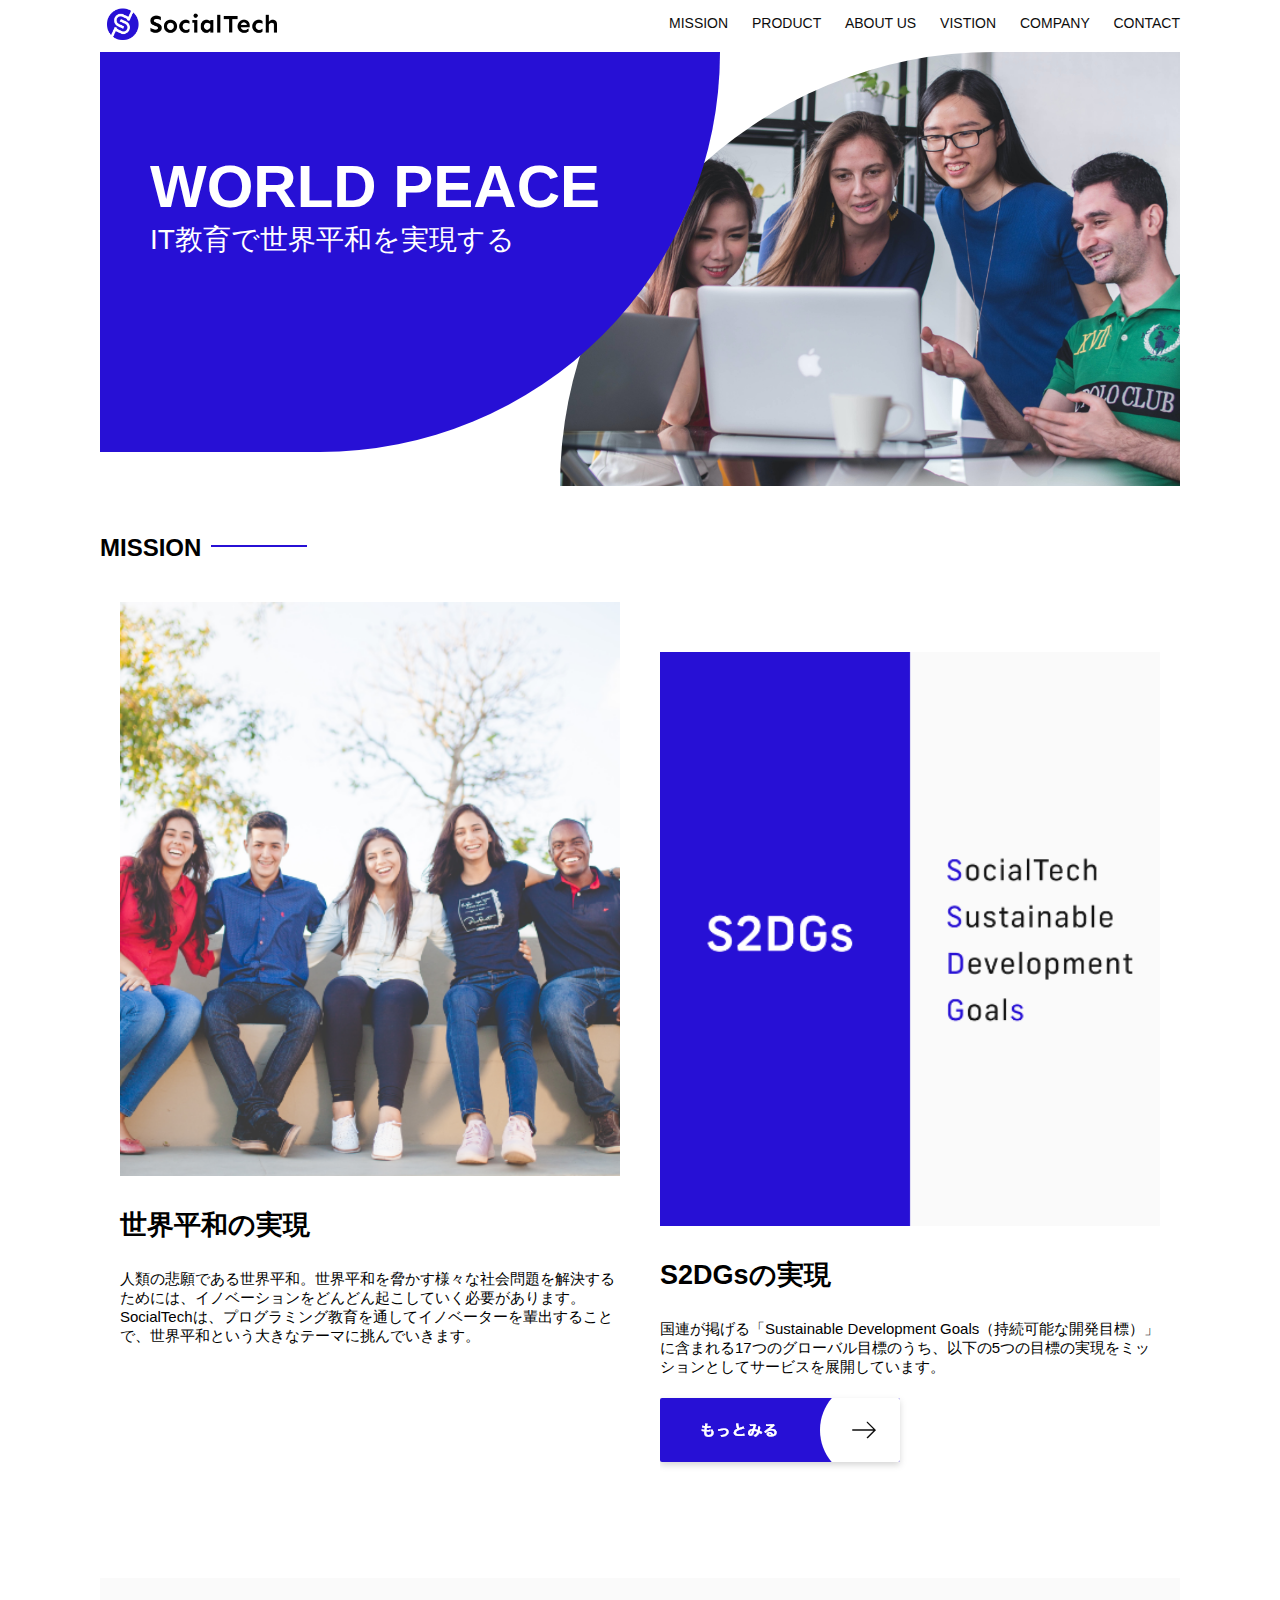
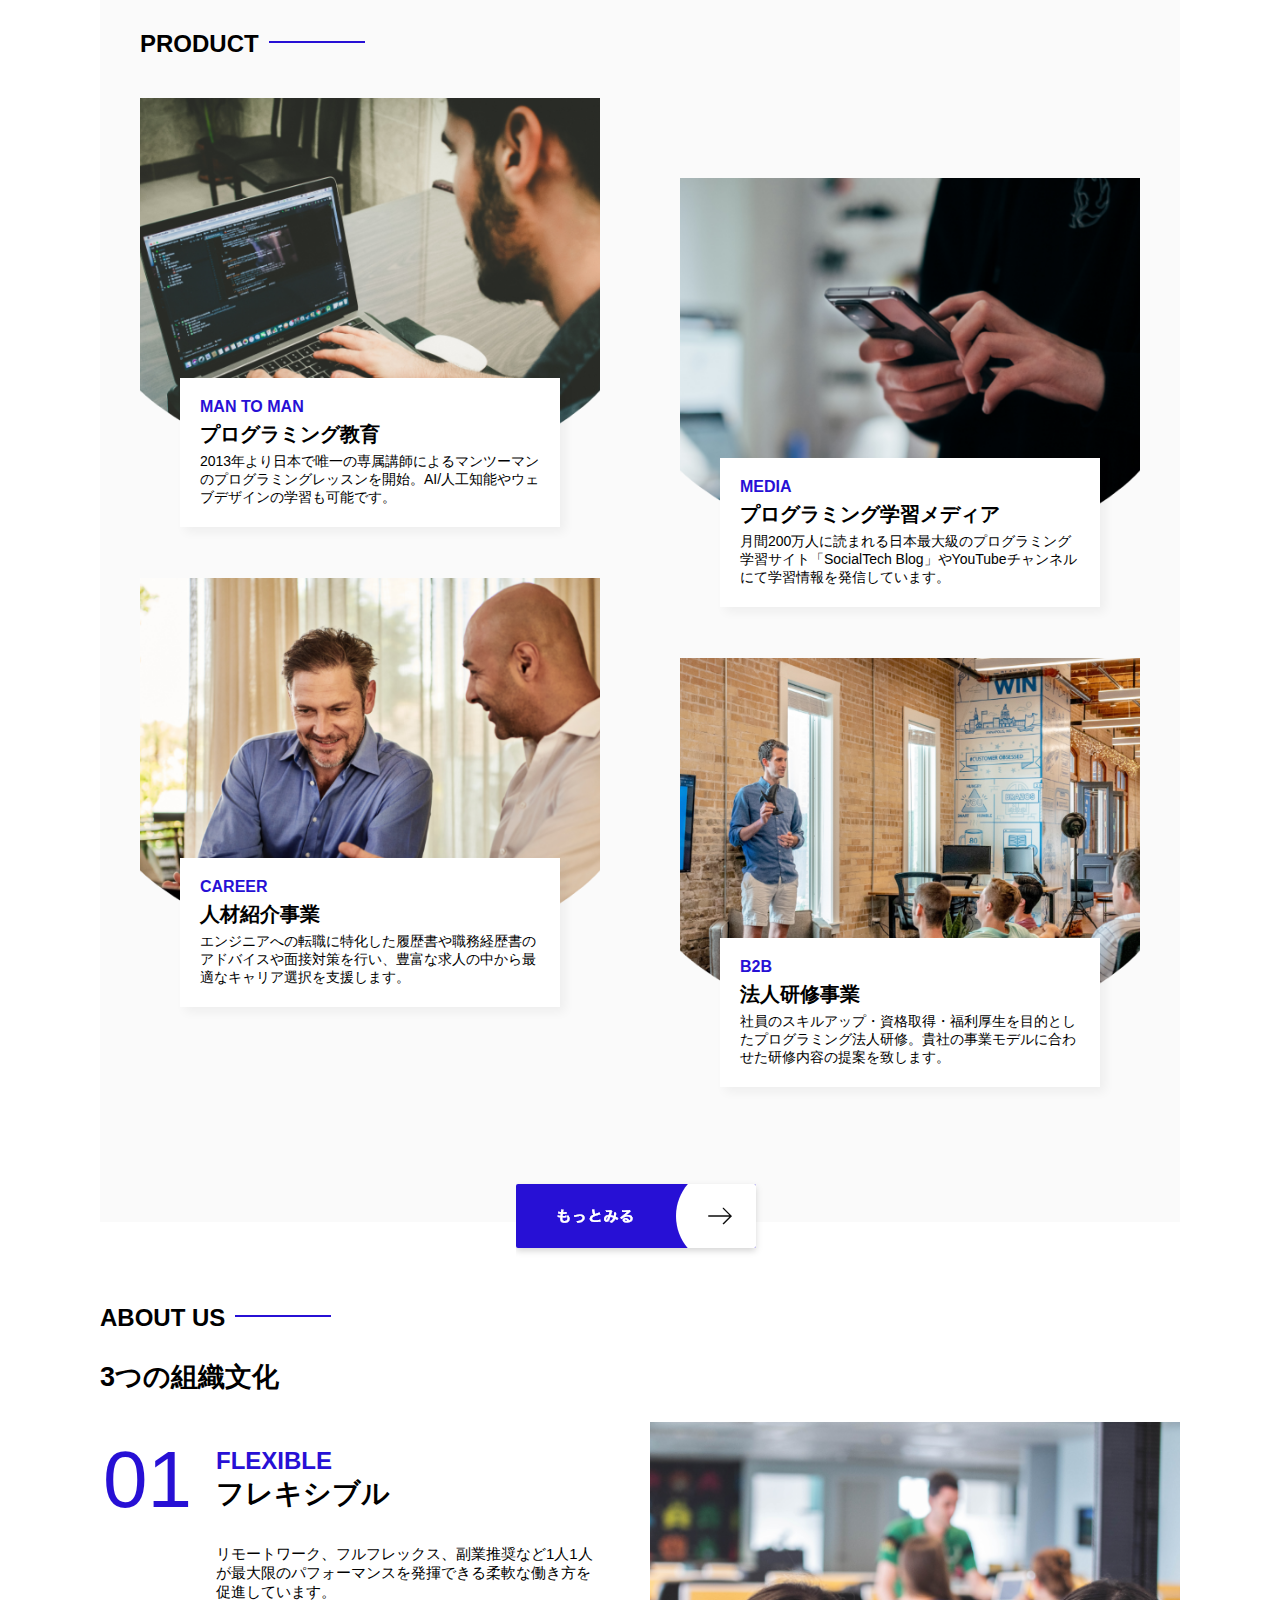
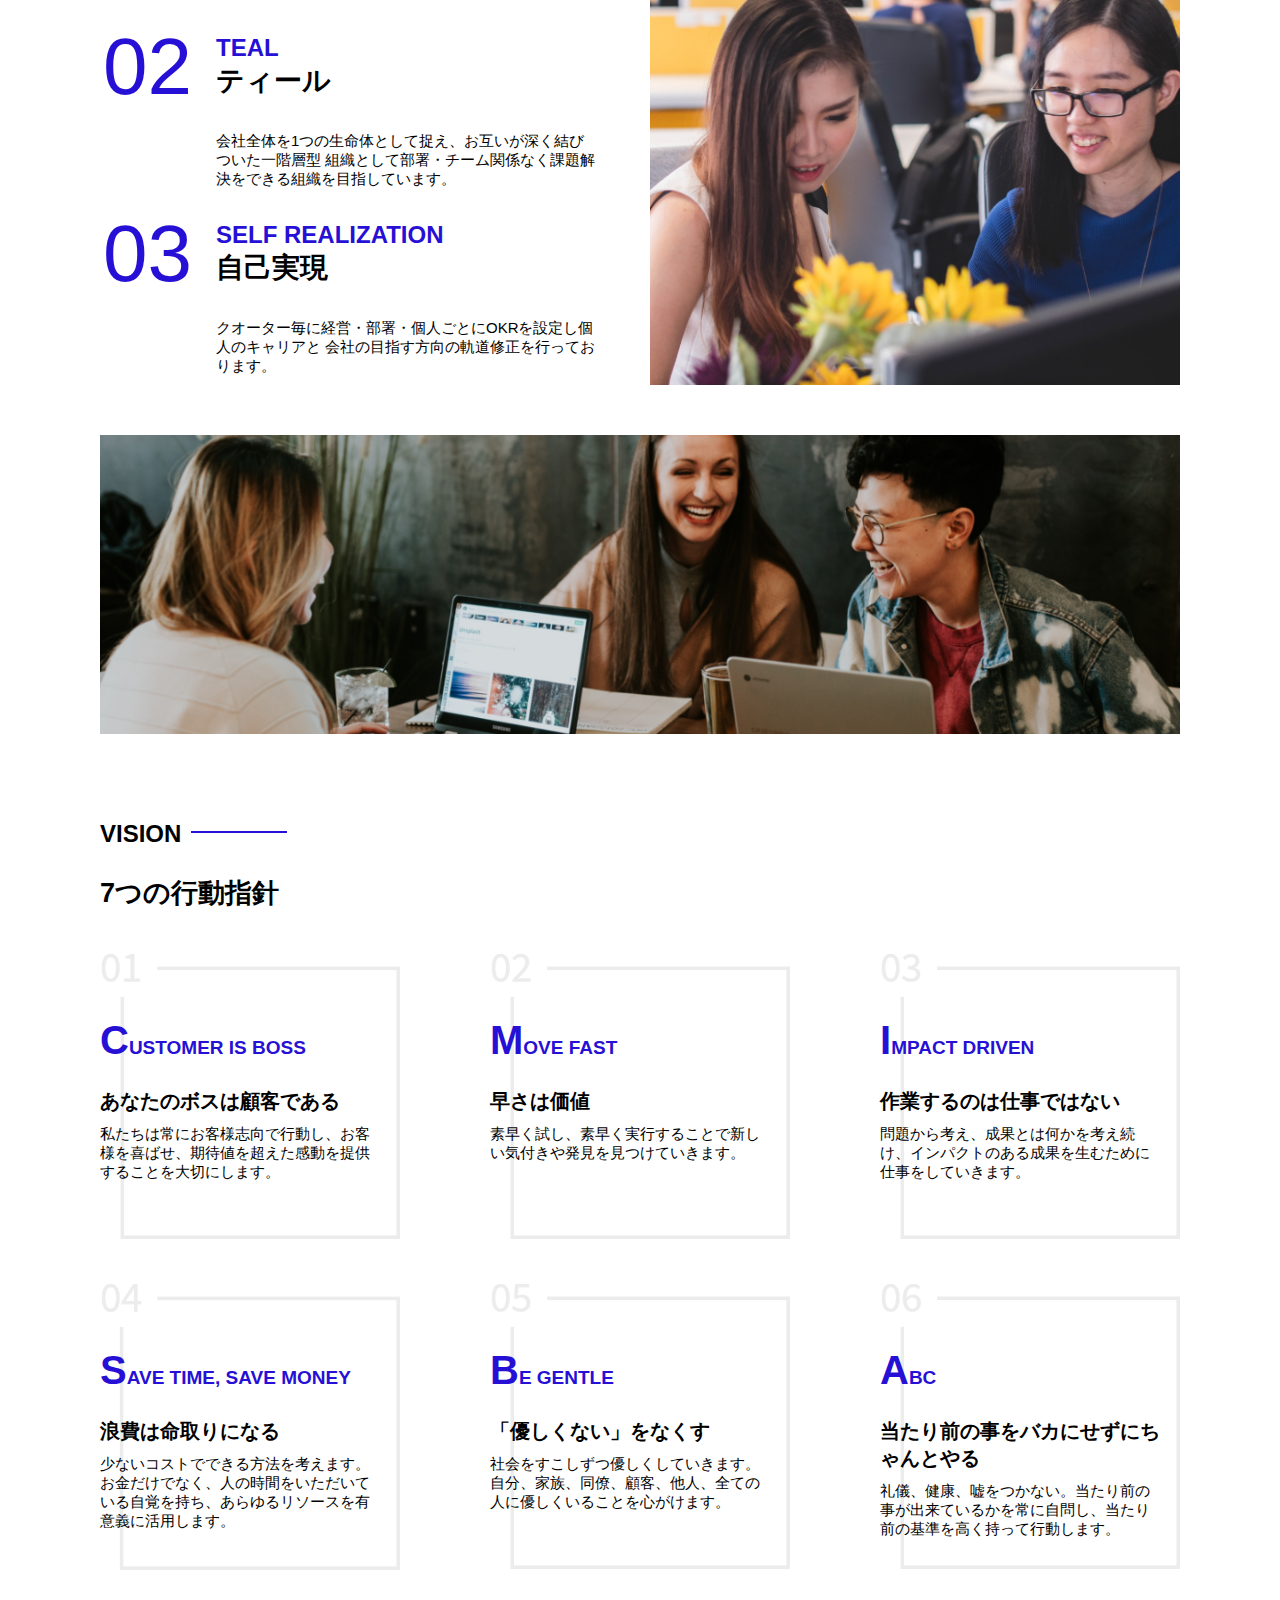
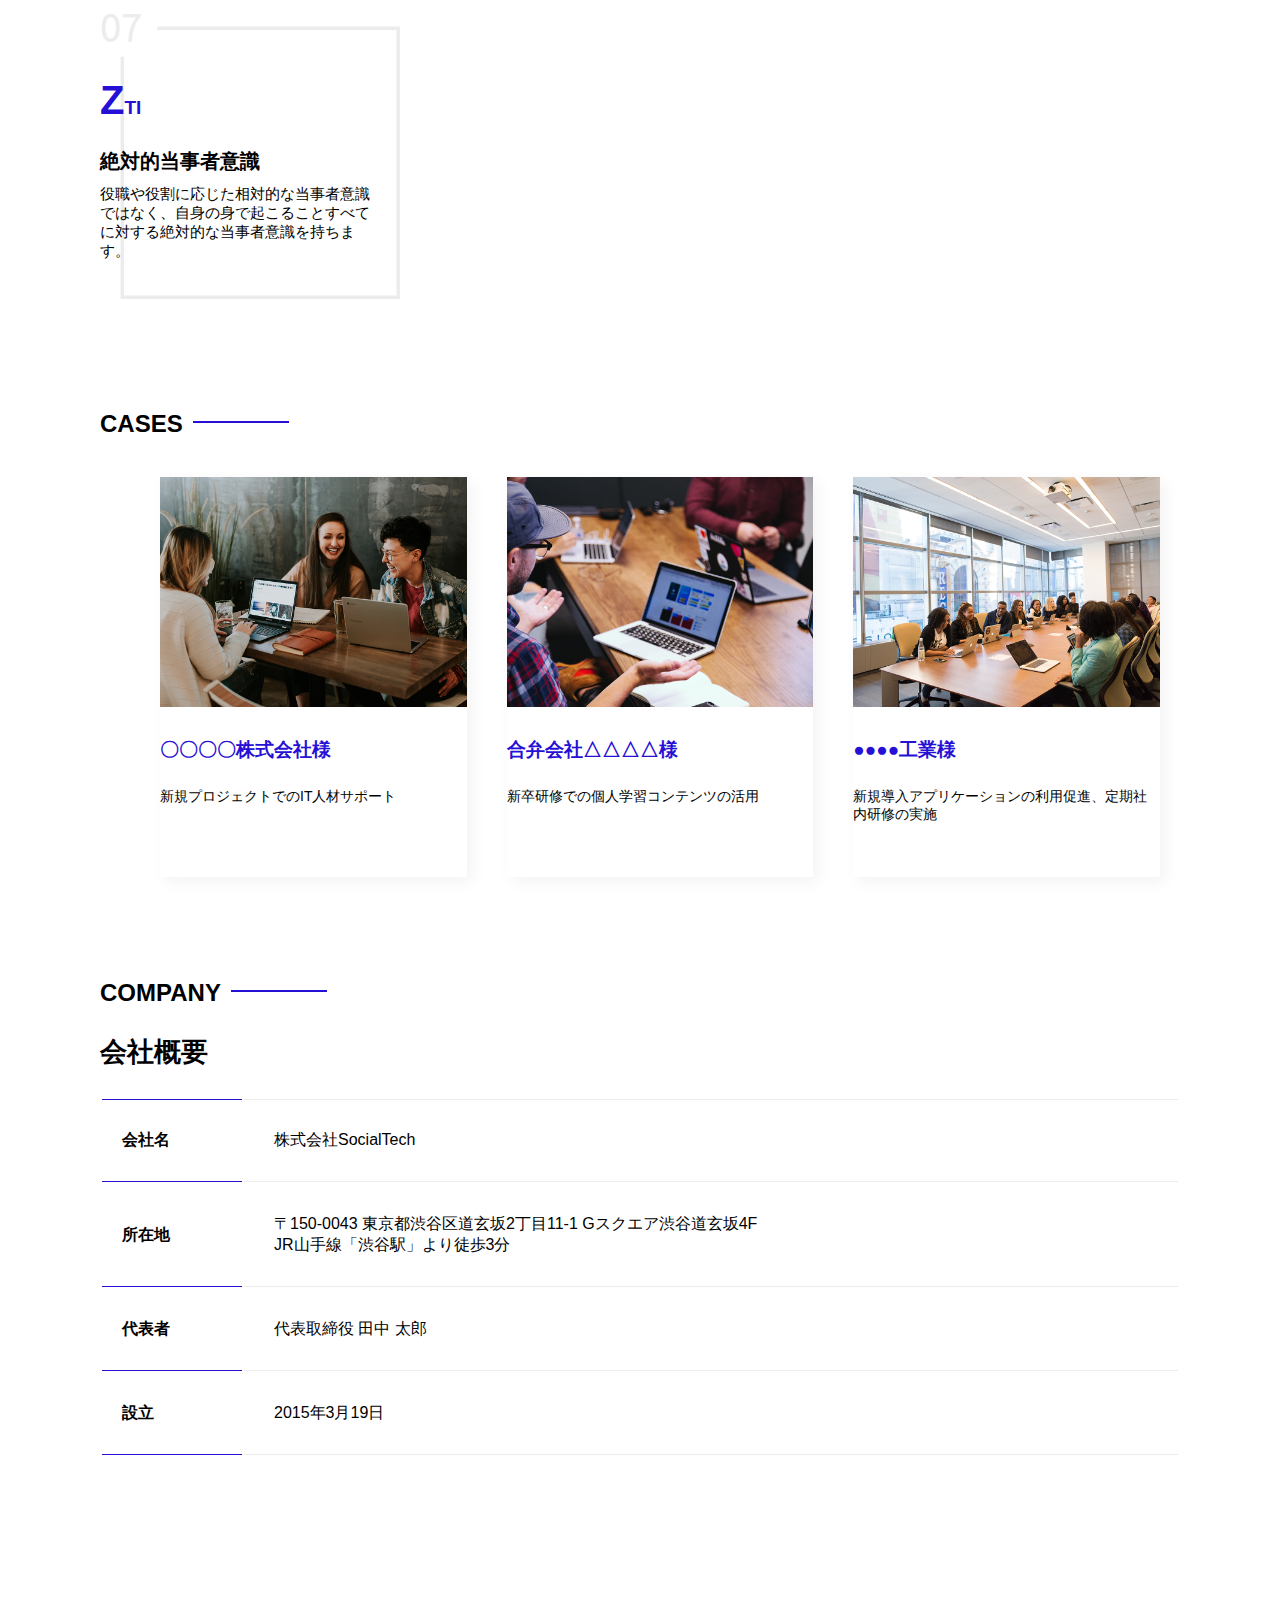
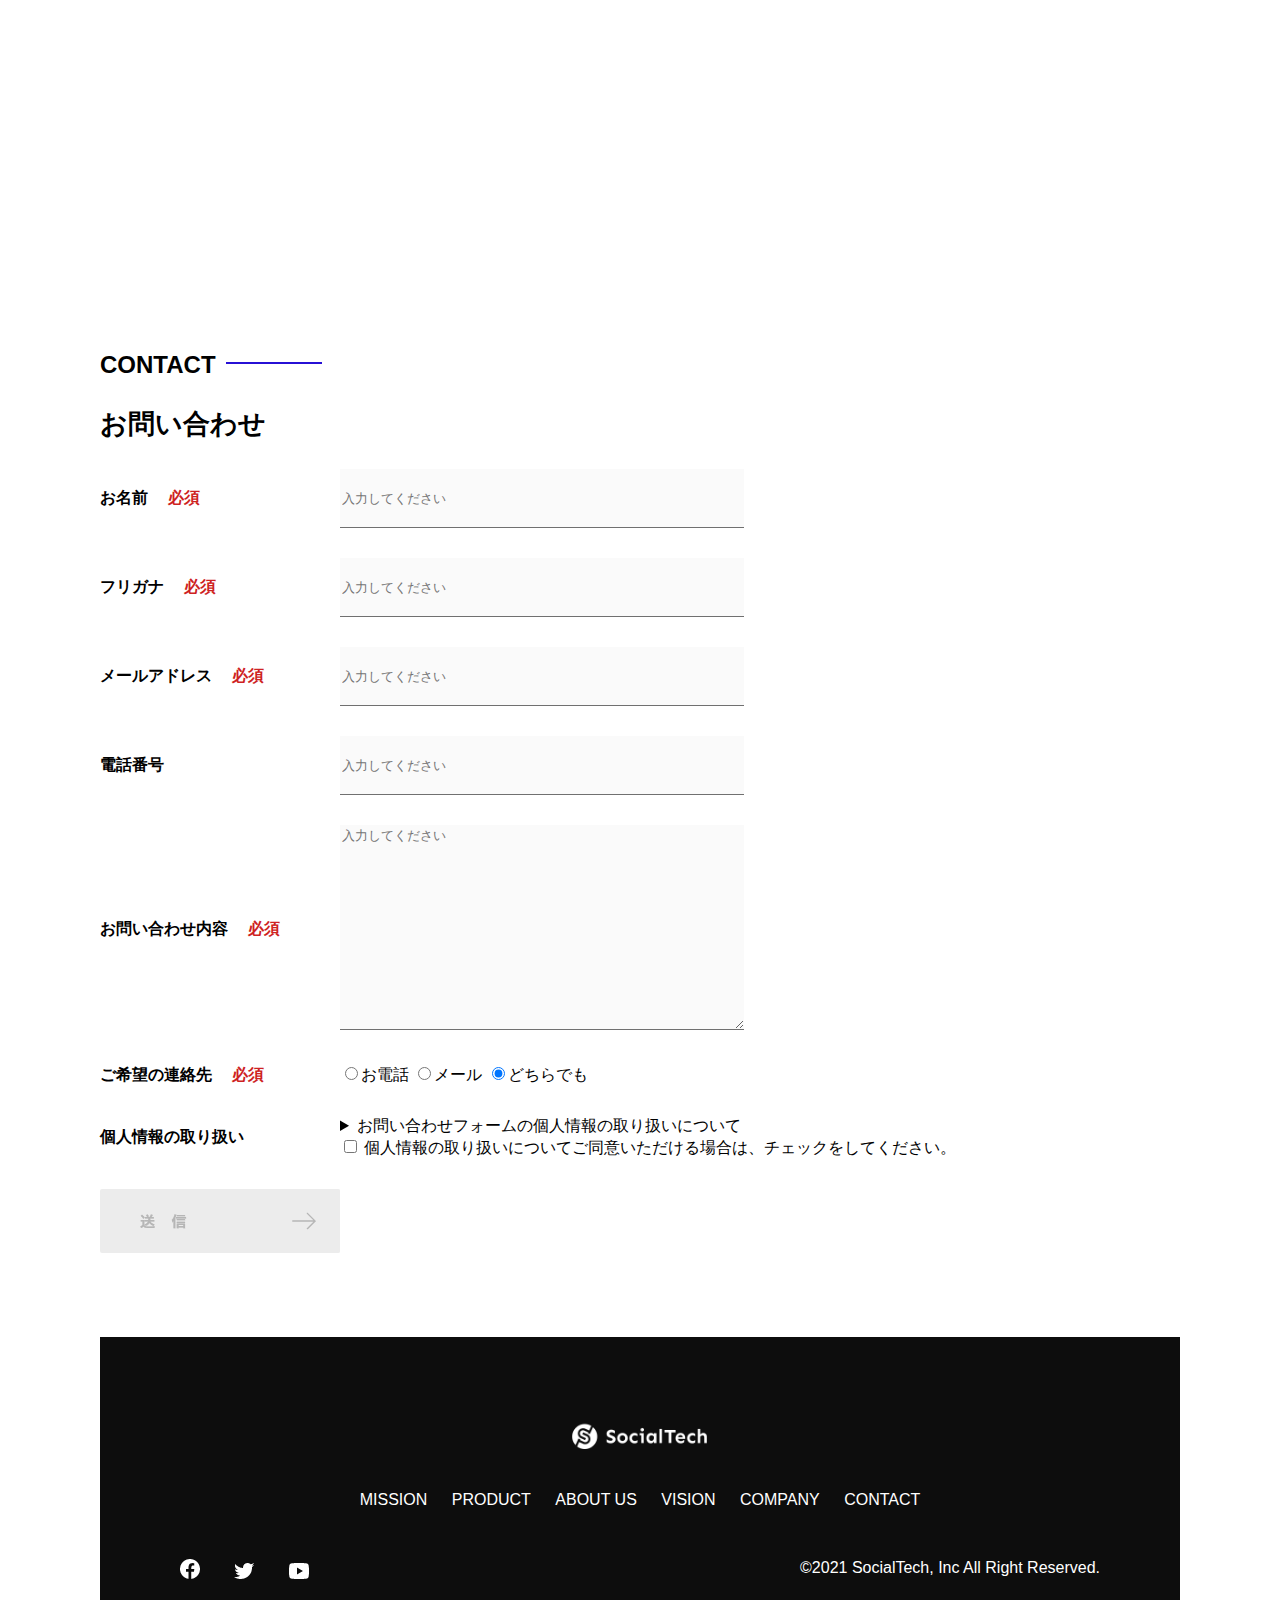
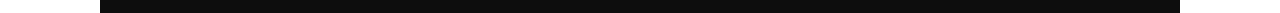
<file: index.html>
<!DOCTYPE html>
<html>
    <head>
        <title>SocialTech</title>
        <meta charset="utf-8">
        <meta name="description" content="SocialTechはEdTech業界のリーディングカンパニーを目指します。">
        <meta name="viewport" content="width=device-width, initial-scale=1.0">
        <link rel="stylesheet" href="style.css">
    </head>
    <body>
        <!-- ヘッダー -->
        <header>
            <!-- ロゴ -->
            <a href="index.html" class="logo"><img src="images/logo.png" alt="トップページに戻る"></a>
            
             <!--  PC用ナビゲーション -->
             <nav id="nav-pc">
                <a href="mission.html">MISSION</a>
                <a href="product.html">PRODUCT</a>
                <a href="index.html#aboutus">ABOUT US</a>
                <a href="index.html#vision">VISTION</a>
                <a href="index.html#company">COMPANY</a>
                <a href="index.html#contact">CONTACT</a>
             </nav>
             <!-- スマホ用メニューボタン -->
             <img id="menu-sp" src="images/button-menu.png" alt="ナビゲーションを開く" onclick="document.getElementById('nav-sp').style.display = 'block'">
        
              <!-- スマホ用ナビゲーション -->
              <nav id="nav-sp">
                <img id="close" src="images/button-close.png" alt="ナビゲーションを閉じる" onclick="document.getElementById('nav-sp').style.display = 'none'">
                <a id="logo-sp" href="index.html" onclick="document.getElementById('nav-sp').style.display = 'none'"><img src="images/logo-sp.png" alt="トップページに戻る"></a>
                <a class="menu" href="mission.html" onclick="document.getElementById('nav-sp').style.display = 'none'">MISSION</a>
                <a class="menu" href="product.html" onclick="document.getElementById('nav-sp').style.display = 'none'">PRODUCT</a>
                <a class="menu" href="index.html#aboutus" onclick="document.getElementById('nav-sp').style.display = 'none'">ABOUT US</a>
                <a class="menu" href="index.html#vision" onclick="document.getElementById('nav-sp').style.display = 'none'">VISION</a>
                <a class="menu" href="index.html#company" onclick="document.getElementById('nav-sp').style.display = 'none'">COMPANY</a>
                <a class="menu" href="index.html#contact" onclick="document.getElementById('nav-sp').style.display = 'none'">CONTACT</a>
                <div id="sns">
                    <a href="https://www.facebook.com/sejuku2013"><img src="images/button-facebook.png" alt="Facebookのリンク"></a>
                    <a href="https://twitter.com/samuraijuku"><img src="images/button-twitter.png" alt="Twitterのリンク"></a>
                    <a href="https://www.youtube.com/channel/UCCFOQO5aDK0xXam4cUQXT8g"><img src="images\button-youtube.png" alt="YouTubeのリンク"></a>
                </div>
             </nav>
        </header>
        <main>
            <article>
                <!--  メインビジュアル -->
                <section id="main-visual">
                    <div id="main-message">
                        <h1>WORLD PEACE</h1>
                        <p>IT教育で世界平和を実現する</p>
                    </div>
                    <img src="images/index/index-main.png" alt="PCの周りに集まる多国籍の仲間たち">
                </section>
                <!-- ミッション -->
                <section id="mission">
                     <h2 class="index-h2">MISSION</h2>
                    <div id="mission-flex">
                        <div>
                            <img id="mission-photo" src="images/index/index-mission.png" alt="屋外のベンチで写真を撮影する多国籍の仲間たち">
                            <h3>世界平和の実現</h3>
                            <p>
                                人類の悲願である世界平和。世界平和を脅かす様々な社会問題を解決するためには、イノベーションをどんどん起こしていく必要があります。SocialTechは、プログラミング教育を通してイノベーターを輩出することで、世界平和という大きなテーマに挑んでいきます。
                            </p>
                        </div>
                        <div>
                            <img id="s2dgs" src="images/index/s2dgs.png" alt="SDGs">
                            <h3>S2DGsの実現</h3>
                            <p>国連が掲げる「Sustainable Development Goals（持続可能な開発目標）」に含まれる17つのグローバル目標のうち、以下の5つの目標の実現をミッションとしてサービスを展開しています。</p>
                            <a href="mission.html">
                                <img src="images/button-more.png" alt="もっとみる">
                            </a>
                        </div>
                    </div>
                </section>
                <!-- プロダクト -->
                <section id="product">
                    <h2 class="index-h2">PRODUCT</h2>
                    <div>
                        <div id="product-left">
                            <div>
                                <img class="product-photo" src="images/index/index-mantoman.png" alt="PCでコードを書く男性">
                                <div class="product-explain">
                                    <span>MAN TO MAN</span>
                                    <h3>プログラミング教育</h3>
                                    <p>2013年より日本で唯一の専属講師によるマンツーマンのプログラミングレッスンを開始。AI/人工知能やウェブデザインの学習も可能です。</p>
                                </div>
                            </div>
                            <div>
                                <img class="product-photo" src="images/index/index-career.png" alt="笑顔で話し合う2人の男性">
                                <div class="product-explain">
                                    <span>CAREER</span>
                                    <h3>人材紹介事業</h3>
                                    <p>エンジニアへの転職に特化した履歴書や職務経歴書のアドバイスや面接対策を行い、豊富な求人の中から最適なキャリア選択を支援します。</p>
                                </div>
                            </div>
                        </div>    
                        <div id="product-right">
                            <div>
                                <img class="product-photo" src="images/index/index-media.png" alt="スマートフォンを操作する人">
                                <div class="product-explain">
                                    <span>MEDIA</span>
                                    <h3>プログラミング学習メディア</h3>
                                    <p>月間200万人に読まれる日本最大級のプログラミング学習サイト「SocialTech Blog」やYouTubeチャンネルにて学習情報を発信しています。</p>                               
                                </div>
                                </div>
                            <div>
                                <img class="product-photo" src="images/index/index-b2b.png" alt="講演中の男性とそれを聴く人々">
                                <div class="product-explain">
                                  <span>B2B</span>
                                  <h3>法人研修事業</h3>
                                  <p>社員のスキルアップ・資格取得・福利厚生を目的としたプログラミング法人研修。貴社の事業モデルに合わせた研修内容の提案を致します。</p>
                                </div>
                            </div> 
                        </div>
                    </div>
                        <div>
                            <a id="product-more" href="product.html">
                                <img src="images/button-more.png" alt="もっとみる">
                            </a>
                        </div>
                </section>
                 <!---ABOUT US-->
                 <section id="aboutus">
                    <h2 class="index-h2">ABOUT US</h2>
                    <h3>3つの組織文化</h3>
                    <div>
                        <table class="culture-table">
                            <tr>
                                <td>
                                    <span class="culture-num">01</span>
                                </td>
                                <td>
                                    <span class="culture-en">FLEXIBLE</span>
                                    <span class="culture-jp">フレキシブル</span>
                                </td>
                            </tr>
                            <tr>
                                <td>
                                     <!--空のセル-->
                                </td>
                                <td>
                                    <p class="culture-description">
                                        リモートワーク、フルフレックス、副業推奨など1人1人が最大限のパフォーマンスを発揮できる柔軟な働き方を促進しています。
                                    </p>
                                </td>
                            </tr>
                            <tr>
                                <td>
                                    <span class="culture-num">02</span>
                                </td>
                                <td>
                                    <span class="culture-en">TEAL</span>
                                    <span class="culture-jp">ティール</span>
                                </td>
                            </tr>
                            <tr>
                                <td>
                                     <!--空のセル-->
                                </td>
                                <td>
                                    <p class="culture-description">
                                        会社全体を1つの生命体として捉え、お互いが深く結びついた一階層型
                                        組織として部署・チーム関係なく課題解決をできる組織を目指しています。
                                    </p>
                                </td>
                            </tr>
                            <tr>
                                <td>
                                    <span class="culture-num">03</span>
                                </td>
                                <td>
                                    <span class="culture-en">SELF REALIZATION</span>
                                    <span class="culture-jp">自己実現</span>
                                </td>
                            </tr>
                            <tr>
                                <td>
                                     <!--空のセル-->
                                </td>
                                <td>
                                    <p class="culture-description">
                                        クオーター毎に経営・部署・個人ごとにOKRを設定し個人のキャリアと
                                        会社の目指す方向の軌道修正を行っております。
                                    </p>
                                </td>
                            </tr>
                        </table>
                        <img class="culture-img" src="images/index/index-aboutus1.png" alt="笑顔で話し合う2人の女性">
                    </div>
                        <img class="culture-img2" src="images/index/index-aboutus2.png" alt="笑顔で話し合う3人の男女">
                 </section>
                  <!-- VISION -->
                  <section id="vision">
                    <h2 class="index-h2">VISION</h2>
                    <h3>7つの行動指針</h3>
                    <div>
                        <div class="vision-box">
                            <img src="images/index/vision-01.png" alt="01">
                            <span>
                                <h4>CUSTOMER IS BOSS</h4>
                                <h5>あなたのボスは顧客である</h5>
                                <p>私たちは常にお客様志向で行動し、お客様を喜ばせ、期待値を超えた感動を提供することを大切にします。</p>
                            </span>
                        </div>
                        <div class="vision-box">
                            <img src="images/index/vision-02.png" alt="02">
                            <span>
                                <h4>MOVE FAST</h4>
                                <h5>早さは価値</h5>
                                <p>素早く試し、素早く実行することで新しい気付きや発見を見つけていきます。</p>
                            </span>
                        </div>
                        <div class="vision-box">
                            <img src="images/index/vision-03.png" alt="03">
                            <span>
                                <h4>IMPACT DRIVEN</h4>
                                <h5>作業するのは仕事ではない</h5>
                                <p>問題から考え、成果とは何かを考え続け、インパクトのある成果を生むために仕事をしていきます。</p>
                            </span>
                        </div>
                        <div class="vision-box">
                            <img src="images/index/vision-04.png" alt="04">
                            <span>
                                <h4>SAVE TIME, SAVE MONEY</h4>
                                <h5>浪費は命取りになる</h5>
                                <p>少ないコストでできる方法を考えます。お金だけでなく、人の時間をいただいている自覚を持ち、あらゆるリソースを有意義に活用します。</p>
                            </span>
                        </div>
                        <div class="vision-box">
                            <img src="images/index/vision-05.png" alt="05">
                            <span>
                                <h4>BE GENTLE</h4>
                                <h5>「優しくない」をなくす</h5>
                                <p>社会をすこしずつ優しくしていきます。自分、家族、同僚、顧客、他人、全ての人に優しくいることを心がけます。</p>
                            </span>
                        </div>
                        <div class="vision-box">
                            <img src="images/index/vision-06.png" alt="06">
                            <span>
                                <h4>ABC</h4>
                                <h5>当たり前の事をバカにせずにちゃんとやる</h5>
                                <p>礼儀、健康、嘘をつかない。当たり前の事が出来ているかを常に自問し、当たり前の基準を高く持って行動します。</p>
                            </span>
                        </div>
                        <div class="vision-box">
                            <img src="images/index/vision-07.png" alt="07">
                            <span>
                                <h4>ZTI</h4>
                                <h5>絶対的当事者意識</h5>
                                <p>役職や役割に応じた相対的な当事者意識ではなく、自身の身で起こることすべてに対する絶対的な当事者意識を持ちます。</p>
                            </span>
                        </div>
                    </div>
                  </section>
                  <!-- 導入企業 -->
                  <section id="cases">
                    <h2 class="index-h2">CASES</h2>
                    <ul>
                        <li class="case-card">
                            <img class="case-img" src="images/index/case-1.png" alt="仲良く語り合う3人">
                            <div class="case-info">
                                <h4 class="case-name">〇〇〇〇株式会社様</h4>
                                <p class="case-content">新規プロジェクトでのIT人材サポート</p>
                            </div>
                        </li>
                        <li class="case-card">
                            <img class="case-img" src="images/index/case-2.png" alt="仲良く語り合う3人">
                            <div class="case-info">
                                <h4 class="case-name">合弁会社△△△△様</h4>
                                <p class="case-content">新卒研修での個人学習コンテンツの活用</p>
                        </li>
                        <li class="case-card">
                            <img class="case-img" src="images/index/case-3.png" alt="仲良く語り合う3人">
                            <div class="case-info">
                                <h4 class="case-name">●●●●工業様</h4>
                                <p class="case-content">新規導入アプリケーションの利用促進、定期社内研修の実施</p>
                        </li>
                    </ul>
                  </section>
                  <!-- 会社概要 -->
                  <section id="company">
                    <h2 class="index-h2">COMPANY</h2>
                    <h3>会社概要</h3>
                    <table id="company-table">
                        <tr>
                            <th class="tableheader-first">会社名</th>
                            <td class="cell-first">株式会社SocialTech</td>
                        </tr>
                        <tr>
                            <th class="tableheader">所在地</th>
                            <td class="cell">〒150-0043 東京都渋谷区道玄坂2丁目11-1 Gスクエア渋谷道玄坂4F<br>JR山手線「渋谷駅」より徒歩3分</td>
                        </tr>
                        <tr>
                            <th class="tableheader">代表者</th>
                            <td class="cell">代表取締役 田中 太郎</td>
                        </tr>
                        <tr>
                            <th class="tableheader">設立</th>
                            <td class="cell">2015年3月19日</td>
                        </tr>

                    </table>
                    <iframe
                        src="https://www.google.com/maps/embed?pb=!1m18!1m12!1m3!1d3241.7759547939427!2d139.6936157762574!3d35.657891231255!2m3!1f0!2f0!3f0!3m2!1i1024!2i768!4f13.1!3m3!1m2!1s0x60188b55ffeee63f%3A0x73330361de4fb84f!2z44CSMTUwLTAwNDMg5p2x5Lqs6YO95riL6LC35Yy66YGT546E5Z2C77yS5LiB55uu77yR77yR4oiSMSBHIDRm!5e0!3m2!1sja!2sjp!4v1698282385319!5m2!1sja!2sjp"
                        style="border: 0;" allowfullscreen=""loading="lazy">
                    </iframe>
                  </section>
                  <section id="contact">
                    <h2 class="index-h2">CONTACT</h2>
                    <h3>お問い合わせ</h3>
                    <!-- STATIC FORMSのフォームタグ -->
                    <form action="https://api.staticforms.xyz/submit" method="post">
                        <input type="text" name="honeypot" style="display:none">
                         <!-- STATIC FORMSのアクセスキー -->
                        <input type="hidden" name="accessKey" value="ecd7e229-cd4d-4254-9c8c-a4aaf0bbb8a8">
                         <!--メールのタイトル-->
                        <input type="hidden" name="subject" value="Webサイトからお問い合わせがありました" />
                         <!--送信先のメールアドレスをvalueに設定する-->
                        <input type="hidden" name="replyTo" value="serina.chappy@icloud.com">
                         <!--redirectToのURLは公開後のURLへリンクする-->
                        <input type="hidden" name="redirectTo" value="">
                        <div>
                            <div class="contact-heading">
                                <label class="contact-label">お名前<span class="contact-span">必須</span></label>
                            </div>
                            <div>
                                <input type="text" name="name" placeholder="入力してください" class="contact-textbox">
                            </div>
                        </div>
                        <div>
                            <div class="contact-heading">
                                <label class="contact-label">フリガナ<span class="contact-span">必須</span></label>
                            </div>
                            <div>
                                <input type="text" name="hiragana" placeholder="入力してください" class="contact-textbox">
                            </div>
                        </div>
                        <div>
                            <div class="contact-heading">
                                <label class="contact-label">メールアドレス<span class="contact-span">必須</span></label>
                            </div>
                            <div>
                                <input type="text" name="email" placeholder="入力してください" class="contact-textbox">
                            </div>
                        </div>
                        <div>
                            <div class="contact-heading">
                                <label class="contact-label">電話番号</label>
                            </div>
                            <div>
                                <input type="text" name="tel" placeholder="入力してください" class="contact-textbox">
                            </div>
                        </div>
                        <div>
                            <div class="contact-heading">
                                <label class="contact-label">お問い合わせ内容<span class="contact-span">必須</span></label>
                            </div>
                            <div>
                                <textarea class="contact-textarea" placeholder="入力してください" name="message"></textarea>
                            </div>
                        </div>
                        <div>
                            <div class="contact-heading">
                                <label class="contact-label">ご希望の連絡先<span class="contact-span">必須</span></label>
                            </div>
                            <div>
                                <input class="radiobutton" type="radio" value="tel" name="contact" checked><label>お電話</label>
                                <input class="radiobutton" type="radio" value="mail" name="contact" checked><label>メール</label>
                                <input class="radiobutton" type="radio" value="both" name="contact" checked><label>どちらでも</label>
                            </div>
                        </div>
                        <div>
                            <div class="contact-heading">
                                <label class="contact-label">個人情報の取り扱い</label>
                            </div>
                            <div>
                                <details>
                                    <summary>お問い合わせフォームの個人情報の取り扱いについて</summary>
                                    <div>
                                        <span>１．組織の名称又は氏名</span><br>
                                        株式会社SocialTech<br><br>
                                        <span>２．個人情報保護管理者（若しくはその代理人）の氏名又は職名、所属及び連絡先
                                            鈴木 一郎 コーポレート部</span><br>
                                            メールアドレス：support@socialtech.net<br>
                                            TEL：03-xxxx-xxxx<br>
                                            <span>３．個人情報の利用目的</span><br>
                                            ・本サービス及び本サービスに関連する情報の提供又はそれらに関する連絡のため<br>
                                            ・ユーザーの本人確認のため<br>
                                            ・当社サービスのご案内のため<br>
                                            ・当社の商品等の広告または宣伝（電子メールによるものを含むものとします。）<br><br>
                                            <span>４．個人情報の取り扱い業務の委託</span><br>
                                            個人情報の取扱業務の全部または一部を外部に業務委託する場合があります。<br>
                                            その際、弊社は、個人情報を適切に保護できる管理体制を敷き実行していることを条件として<br>
                                            委託先を厳選したうえで、機密保持契約を委託先と締結し、お客様の個人情報を厳密に管理させます。<br><br>
                                            <span>５．個人情報の開示等の請求</span><br>
                                            お客様は、弊社に対してご自身の個人情報の開示等（利用目的の通知、開示、内容の訂正・追加・削除、利用の停止または消去、第三者への提供の停止）に関して、当社問合わせ窓口に申し出ることができます。<br>
                                            その際、弊社はお客様ご本人を確認させていただいたうえで、合理的な期間内に対応いたします。<br><br>
                                            なお、個人情報に関する弊社問合わせ先は、次の通りです。<br><br>
                                            株式会社SocialTech　個人情報問合せ窓口<br>
                                            〒150-0043　東京都渋谷区道玄坂2丁目11-1 Ｇスクエア渋谷道玄坂 4F<br>
                                            メールアドレス：support@socialtech.net　TEL：03-xxxx-xxxx<br><br>
                                            <span>６．個人情報を提供されることの任意性について</span><br><br>
                                            お客様がご自身の個人情報を弊社に提供されるか否かは、お客様のご判断によりますが、もしご提供されない場合には、適切なサービスが提供できない場合がありますので予めご了承ください。
                                    </div>
                                </details>
                                <input type="checkbox" name="agree">
                                <span>個人情報の取り扱いについてご同意いただける場合は、チェックをしてください。</span>
                            </div>
                        </div>
                            <input type="image" src="images\button-submit.png" alt="送信する">
                    </form>
                  </section>
            </article>
        </main>
        <footer>
            <div id="footer-logo">
                <a href="index.html" class="logo"><img src="images/logo-sp.png" alt="トップページに戻る"></a>
            </div>
            <div id="footer-link">
                <a href="mission.html">MISSION</a>
                <a href="product.html">PRODUCT</a>
                <a href="index.html#aboutus">ABOUT US</a>
                <a href="index.html#vision">VISION</a>
                <a href="index.html#company">COMPANY</a>
                <a href="index.html#contact">CONTACT</a>
            </div>
            <div id="sns-footer">
                <a href="https://www.facebook.com/sejuku2013"><img src="images/button-facebook.png" alt="Facebookのリンク"></a>
                <a href="https://twitter.com/samuraijuku"><img src="images/button-twitter.png" alt="Twitterのリンク"></a>
                <a href="https://www.youtube.com/channel/UCCFOQO5aDK0xXam4cUQXT8g"><img src="images/button-youtube.png" alt="YouTubeのリンク"></a>
                <span id="copyright">&copy;2021 SocialTech, Inc All Right Reserved. </span>
            </div>
        </footer>
    </body>
</html>
</file>
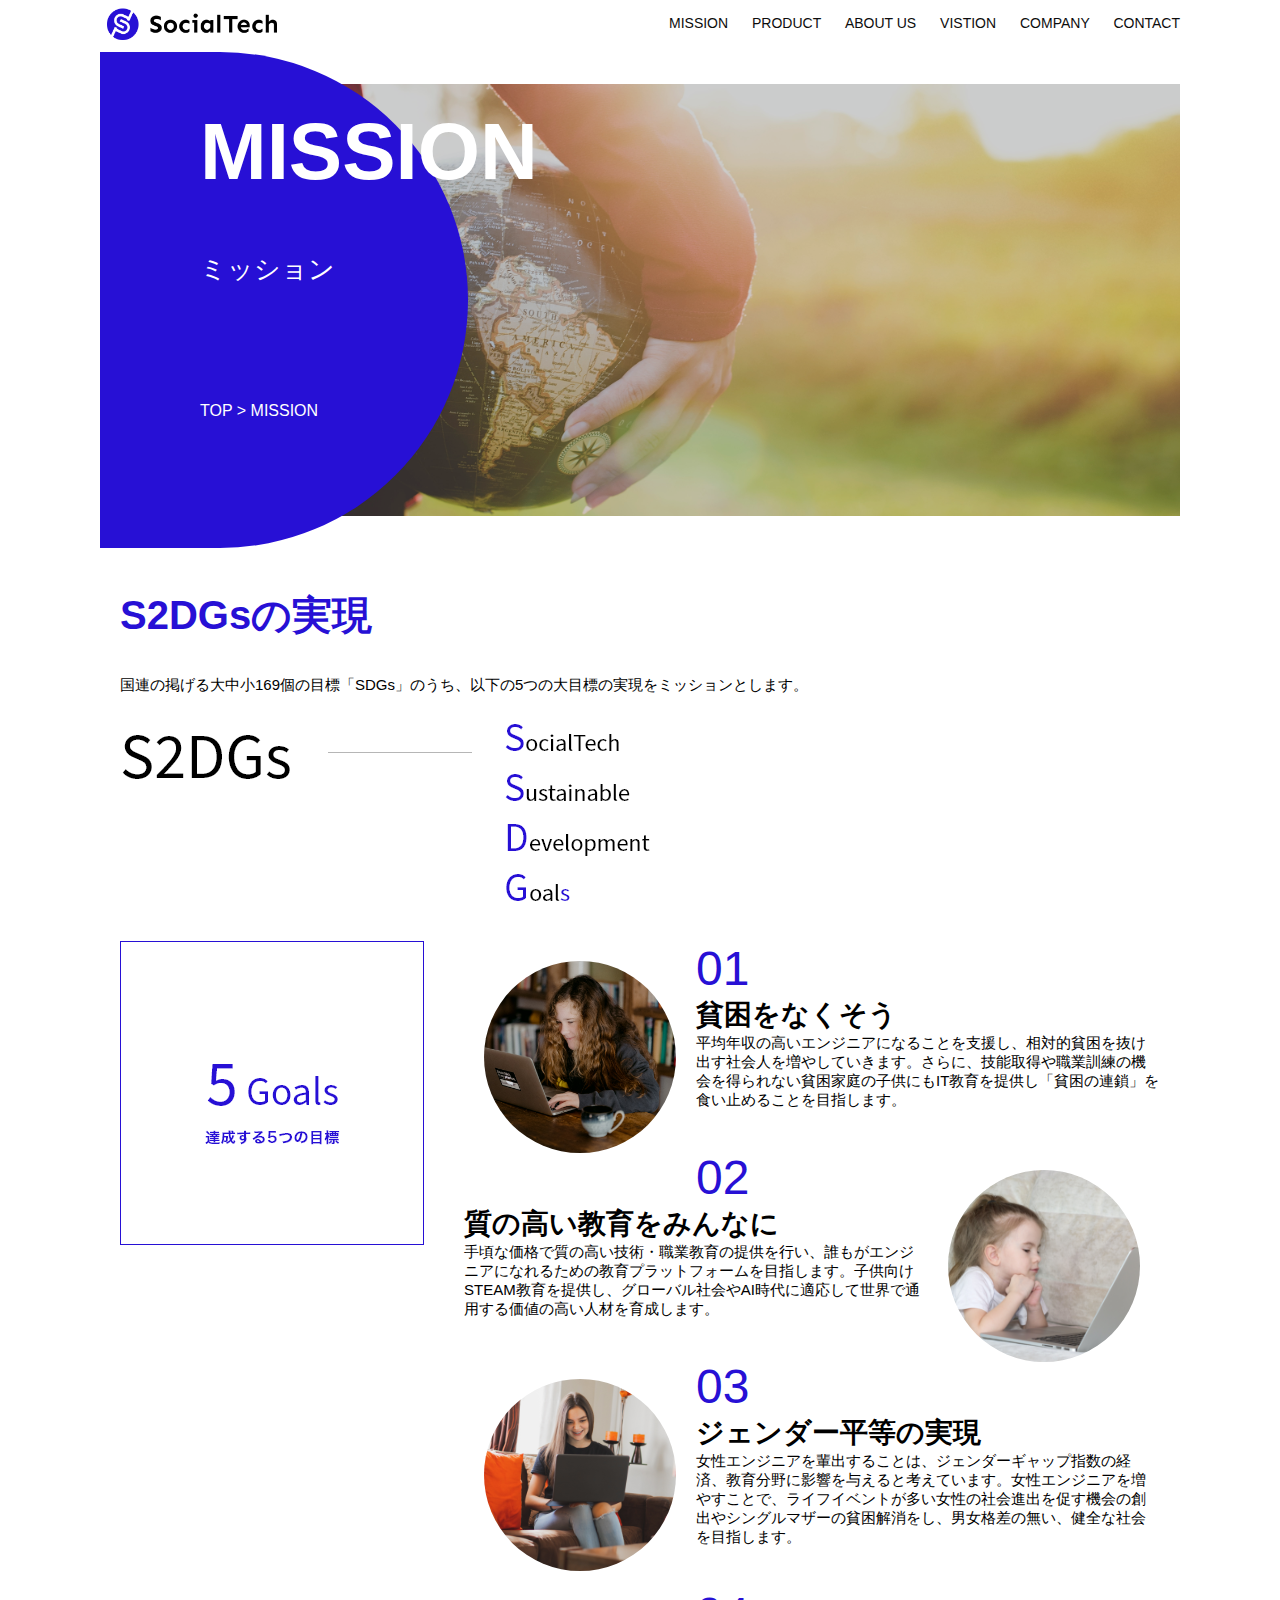
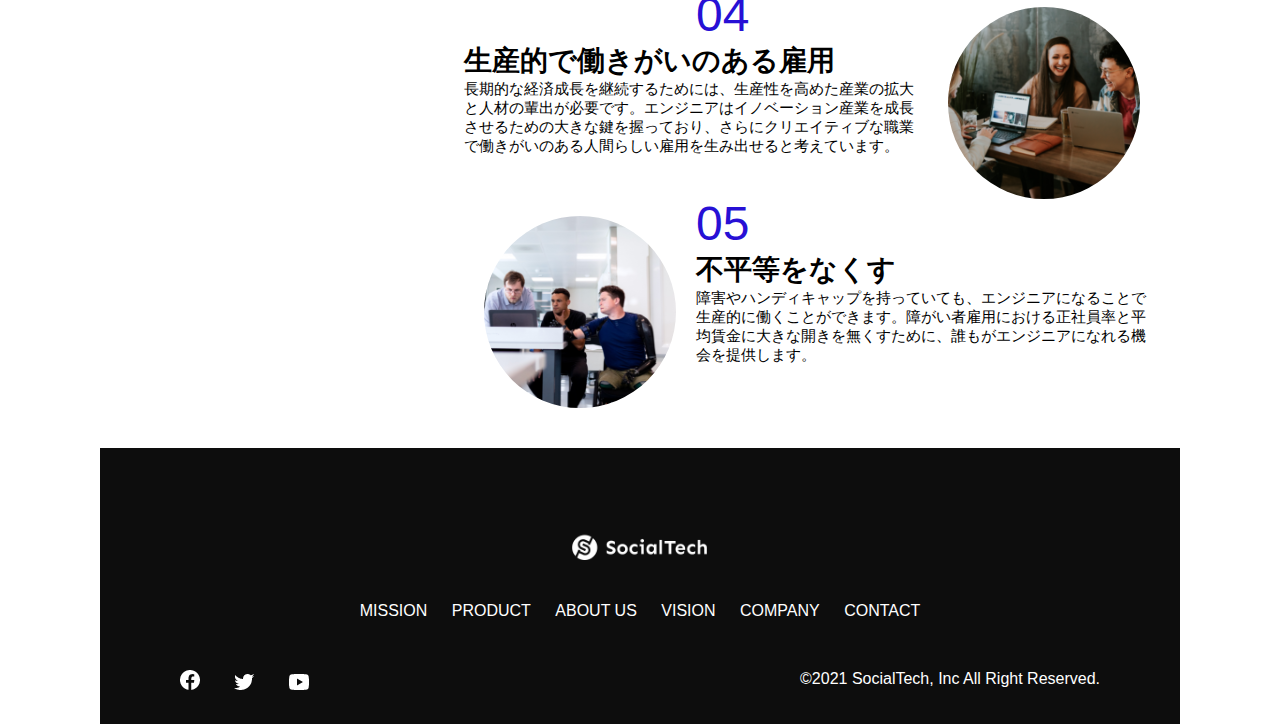
<file: mission.html>
<!DOCTYPE html>
<html>
    <head>
        <title>SocialTech - MISSION ミッション -</title>
        <meta charset="utf-8">
        <meta name="description" content="SocialTechが目指す5つの目標（S2DGs）を紹介します">
        <meta name="viewport" content="width=device-width, initial-scale=1.0">
        <link rel="stylesheet" href="style.css">
    </head>
    <body>
        <!-- ヘッダー -->
        <header>
            <!-- ロゴ -->
            <a href="index.html" class="logo"><img src="images/logo.png" alt="トップページに戻る"></a>
            
             <!--  PC用ナビゲーション -->
             <nav id="nav-pc">
                <a href="mission.html">MISSION</a>
                <a href="product.html">PRODUCT</a>
                <a href="index.html#aboutus">ABOUT US</a>
                <a href="index.html#vision">VISTION</a>
                <a href="index.html#company">COMPANY</a>
                <a href="index.html#contact">CONTACT</a>
             </nav>
             <!-- スマホ用メニューボタン -->
             <img id="menu-sp" src="images/button-menu.png" alt="ナビゲーションを開く" onclick="document.getElementById('nav-sp').style.display = 'block'">
        
              <!-- スマホ用ナビゲーション -->
              <nav id="nav-sp">
                <img id="close" src="images/button-close.png" alt="ナビゲーションを閉じる" onclick="document.getElementById('nav-sp').style.display = 'none'">
                <a id="logo-sp" href="index.html" onclick="document.getElementById('nav-sp').style.display = 'none'"><img src="images/logo-sp.png" alt="トップページに戻る"></a>
                <a class="menu" href="mission.html" onclick="document.getElementById('nav-sp').style.display = 'none'">MISSION</a>
                <a class="menu" href="product.html" onclick="document.getElementById('nav-sp').style.display = 'none'">PRODUCT</a>
                <a class="menu" href="index.html#aboutus" onclick="document.getElementById('nav-sp').style.display = 'none'">ABOUT US</a>
                <a class="menu" href="index.html#vision" onclick="document.getElementById('nav-sp').style.display = 'none'">VISION</a>
                <a class="menu" href="index.html#company" onclick="document.getElementById('nav-sp').style.display = 'none'">COMPANY</a>
                <a class="menu" href="index.html#contact" onclick="document.getElementById('nav-sp').style.display = 'none'">CONTACT</a>
                <div id="sns">
                    <a href="https://www.facebook.com/sejuku2013"><img src="images/button-facebook.png" alt="Facebookのリンク"></a>
                    <a href="https://twitter.com/samuraijuku"><img src="images/button-twitter.png" alt="Twitterのリンク"></a>
                    <a href="https://www.youtube.com/channel/UCCFOQO5aDK0xXam4cUQXT8g"><img src="images\button-youtube.png" alt="YouTubeのリンク"></a>
                </div>
             </nav>
        </header>
        <main>
            <article>
                <section id="mission-main">
                    <div id="mission-title">
                        <h1>MISSION</h1>
                        <span>ミッション</span>
                        <div>TOP > MISSION</div>
                    </div>
                </section>
                <section id="mission-s2dgs">
                    <h2 class="mission-h2">S2DGsの実現</h2>
                    <p>国連の掲げる大中小169個の目標「SDGs」のうち、以下の5つの大目標の実現をミッションとします。</p>
                    <img src="images/mission/mission-s2dgs.png" alt="S2DGs">
                </section>
                <section id="mission-5goals">
                    <div>
                        <img id="s2dgs-image" src="images/mission/mission-5goals.png" alt="5Goals">
                    </div>
                    <div>
                        <div>
                            <img class="fivegoals-image-left" src="images/mission/mission-5goals01.png" alt="PCを操作する女の子">
                            <span class="fivegoals-number">01</span>
                            <h3 class="fivegoals-h3">貧困をなくそう</h3>
                            <p class="fivegoals-p">
                                平均年収の高いエンジニアになることを支援し、相対的貧困を抜け出す社会人を増やしていきます。さらに、技能取得や職業訓練の機会を得られない貧困家庭の子供にもIT教育を提供し「貧困の連鎖」を食い止めることを目指します。
                            </p>
                        </div>

                        <div>
                            <img class="fivegoals-image-right" src="images/mission/mission-5goals02.png" alt="PCを操作する女の子">
                            <span class="fivegoals-number">02</span>
                            <h3 class="fivegoals-h3">質の高い教育をみんなに</h3>
                            <p class="fivegoals-p">
                                手頃な価格で質の高い技術・職業教育の提供を行い、誰もがエンジニアになれるための教育プラットフォームを目指します。子供向けSTEAM教育を提供し、グローバル社会やAI時代に適応して世界で通用する価値の高い人材を育成します。
                            </p>
                        </div>

                        <div>
                            <img class="fivegoals-image-left" src="images/mission/mission-5goals03.png" alt="PCを操作する女の子">
                            <span class="fivegoals-number">03</span>
                            <h3 class="fivegoals-h3">ジェンダー平等の実現</h3>
                            <p class="fivegoals-p">
                                女性エンジニアを輩出することは、ジェンダーギャップ指数の経済、教育分野に影響を与えると考えています。女性エンジニアを増やすことで、ライフイベントが多い女性の社会進出を促す機会の創出やシングルマザーの貧困解消をし、男女格差の無い、健全な社会を目指します。
                            </p>
                        </div>

                        <div>
                            <img class="fivegoals-image-right" src="images/mission/mission-5goals04.png" alt="PCを操作する女の子">
                            <span class="fivegoals-number">04</span>
                            <h3 class="fivegoals-h3">生産的で働きがいのある雇用</h3>
                            <p class="fivegoals-p">
                                長期的な経済成長を継続するためには、生産性を高めた産業の拡大と人材の輩出が必要です。エンジニアはイノベーション産業を成長させるための大きな鍵を握っており、さらにクリエイティブな職業で働きがいのある人間らしい雇用を生み出せると考えています。
                            </p>
                        </div>

                        <div>
                            <img class="fivegoals-image-left" src="images/mission/mission-5goals05.png" alt="PCを操作する女の子">
                            <span class="fivegoals-number">05</span>
                            <h3 class="fivegoals-h3">不平等をなくす</h3>
                            <p class="fivegoals-p">
                                障害やハンディキャップを持っていても、エンジニアになることで生産的に働くことができます。障がい者雇用における正社員率と平均賃金に大きな開きを無くすために、誰もがエンジニアになれる機会を提供します。
                            </p>
                        </div>
                    </div>
                </section>
            </article>
        </main>
        <footer>
            <div id="footer-logo">
                <a href="index.html" class="logo"><img src="images/logo-sp.png" alt="トップページに戻る"></a>
            </div>
            <div id="footer-link">
                <a href="mission.html">MISSION</a>
                <a href="product.html">PRODUCT</a>
                <a href="index.html#aboutus">ABOUT US</a>
                <a href="index.html#vision">VISION</a>
                <a href="index.html#company">COMPANY</a>
                <a href="index.html#contact">CONTACT</a>
            </div>
            <div id="sns-footer">
                <a href="https://www.facebook.com/sejuku2013"><img src="images/button-facebook.png" alt="Facebookのリンク"></a>
                <a href="https://twitter.com/samuraijuku"><img src="images/button-twitter.png" alt="Twitterのリンク"></a>
                <a href="https://www.youtube.com/channel/UCCFOQO5aDK0xXam4cUQXT8g"><img src="images/button-youtube.png" alt="YouTubeのリンク"></a>
                <span id="copyright">&copy;2021 SocialTech, Inc All Right Reserved. </span>
            </div>
        </footer>
    </body>
</html>
</file>
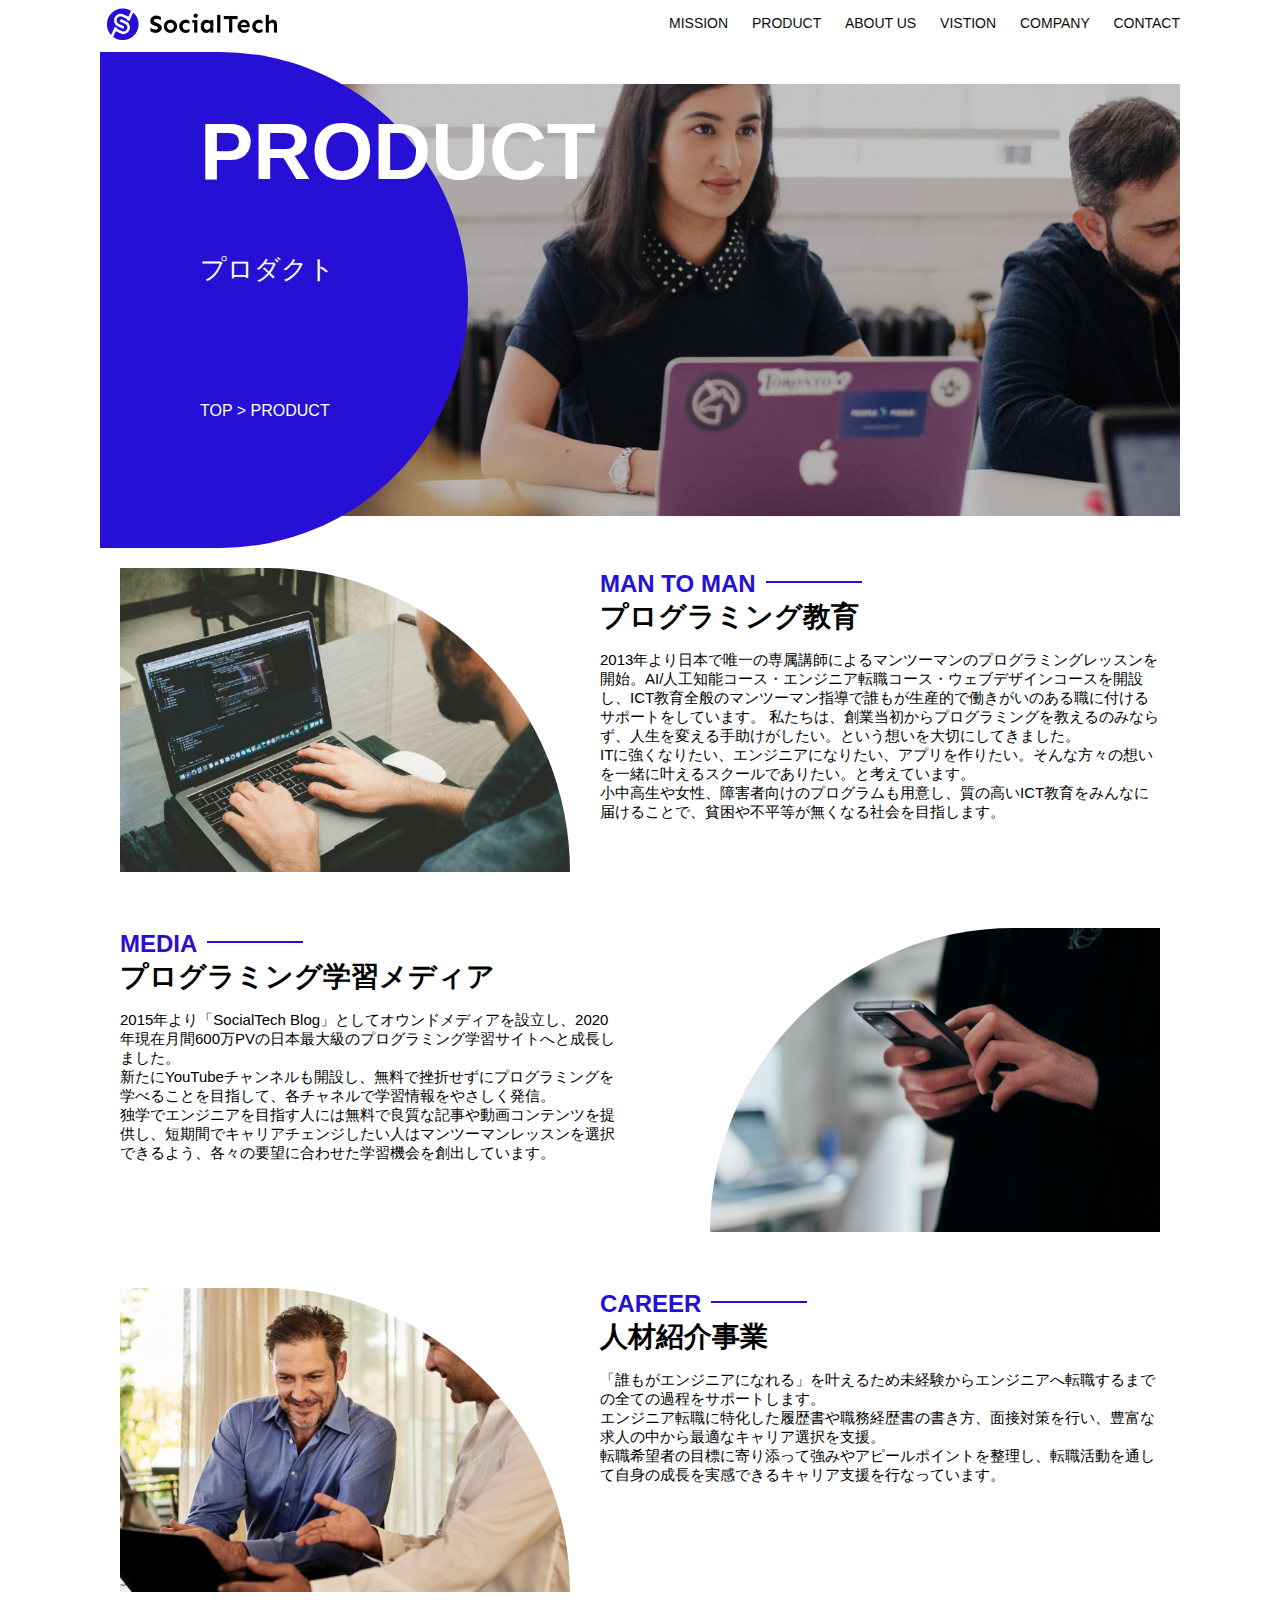
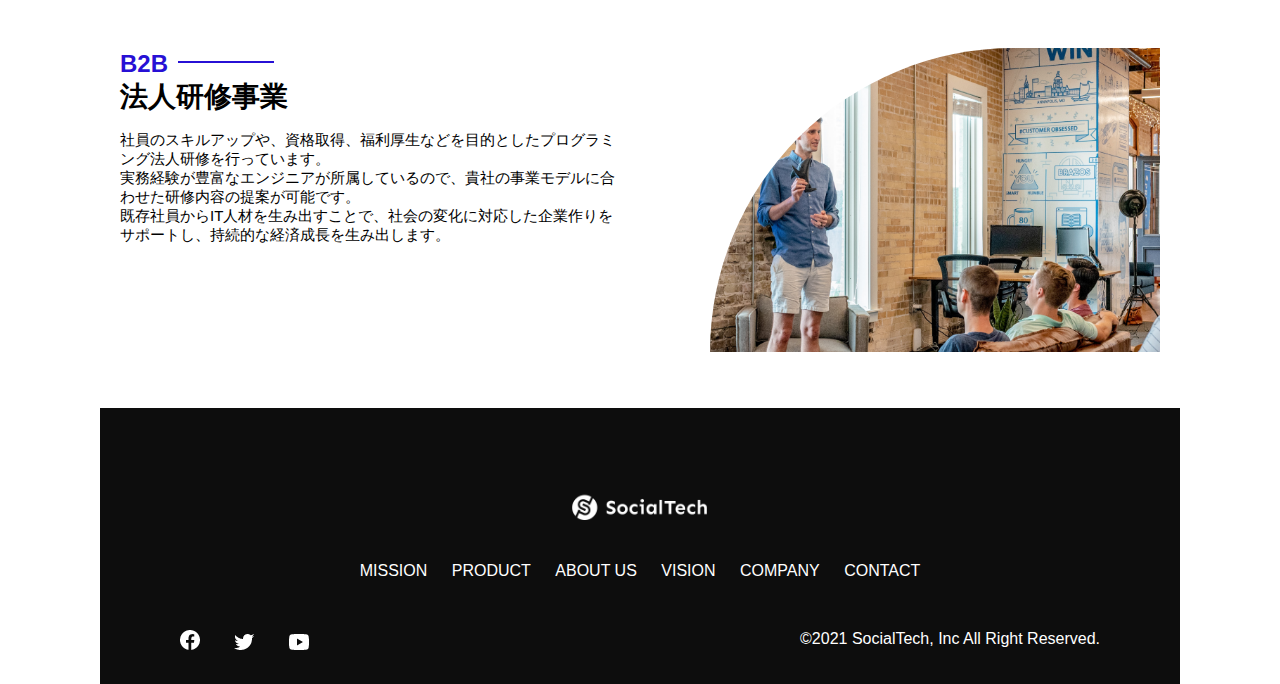
<file: product.html>
<!DOCTYPE html>
<html>
    <head>
        <title>SocialTech -PRODUCT プロダクト-</title>
        <meta charset="utf-8">
        <meta name="description" content="SocialTechの4つのプロダクトを紹介します">
        <meta name="viewport" content="width=device-width, initial-scale=1.0">
        <link rel="stylesheet" href="style.css">
    </head>
    <body>
        <!-- ヘッダー -->
        <header>
            <!-- ロゴ -->
            <a href="index.html" class="logo"><img src="images/logo.png" alt="トップページに戻る"></a>
            
             <!--  PC用ナビゲーション -->
             <nav id="nav-pc">
                <a href="mission.html">MISSION</a>
                <a href="product.html">PRODUCT</a>
                <a href="index.html#aboutus">ABOUT US</a>
                <a href="index.html#vision">VISTION</a>
                <a href="index.html#company">COMPANY</a>
                <a href="index.html#contact">CONTACT</a>
             </nav>
             <!-- スマホ用メニューボタン -->
             <img id="menu-sp" src="images/button-menu.png" alt="ナビゲーションを開く" onclick="document.getElementById('nav-sp').style.display = 'block'">
        
              <!-- スマホ用ナビゲーション -->
              <nav id="nav-sp">
                <img id="close" src="images/button-close.png" alt="ナビゲーションを閉じる" onclick="document.getElementById('nav-sp').style.display = 'none'">
                <a id="logo-sp" href="index.html" onclick="document.getElementById('nav-sp').style.display = 'none'"><img src="images/logo-sp.png" alt="トップページに戻る"></a>
                <a class="menu" href="mission.html" onclick="document.getElementById('nav-sp').style.display = 'none'">MISSION</a>
                <a class="menu" href="product.html" onclick="document.getElementById('nav-sp').style.display = 'none'">PRODUCT</a>
                <a class="menu" href="index.html#aboutus" onclick="document.getElementById('nav-sp').style.display = 'none'">ABOUT US</a>
                <a class="menu" href="index.html#vision" onclick="document.getElementById('nav-sp').style.display = 'none'">VISION</a>
                <a class="menu" href="index.html#company" onclick="document.getElementById('nav-sp').style.display = 'none'">COMPANY</a>
                <a class="menu" href="index.html#contact" onclick="document.getElementById('nav-sp').style.display = 'none'">CONTACT</a>
                <div id="sns">
                    <a href="https://www.facebook.com/sejuku2013"><img src="images/button-facebook.png" alt="Facebookのリンク"></a>
                    <a href="https://twitter.com/samuraijuku"><img src="images/button-twitter.png" alt="Twitterのリンク"></a>
                    <a href="https://www.youtube.com/channel/UCCFOQO5aDK0xXam4cUQXT8g"><img src="images\button-youtube.png" alt="YouTubeのリンク"></a>
                </div>
             </nav>
        </header>
        <main>
            <article>
                <section id="product-main">
                    <div id="product-title">
                        <h1>PRODUCT</h1>
                        <span>プロダクト</span>
                        <div>TOP > PRODUCT</div>
                    </div>
                </section>
                <section class="product-section1">
                    <img src="images/product/product-mantoman.png" alt="PCでコードを書く男性">
                    <div>
                        <h2 class="product-h2">MAN TO MAN</h2>
                        <h3 class="product-h3">プログラミング教育</h3>
                        <p>
                            2013年より日本で唯一の専属講師によるマンツーマンのプログラミングレッスンを開始。AI/人工知能コース・エンジニア転職コース・ウェブデザインコースを開設し、ICT教育全般のマンツーマン指導で誰もが生産的で働きがいのある職に付けるサポートをしています。
                            私たちは、創業当初からプログラミングを教えるのみならず、人生を変える手助けがしたい。という想いを大切にしてきました。<br>ITに強くなりたい、エンジニアになりたい、アプリを作りたい。そんな方々の想いを一緒に叶えるスクールでありたい。と考えています。<br>小中高生や女性、障害者向けのプログラムも用意し、質の高いICT教育をみんなに届けることで、貧困や不平等が無くなる社会を目指します。
                        </p>
                    </div>
                </section>

            <section class="product-section2">
                <div>
                    <h2 class="product-h2">MEDIA</h2>
                    <h3 class="product-h3">プログラミング学習メディア</h3>
                    <p>
                        2015年より「SocialTech
                        Blog」としてオウンドメディアを設立し、2020年現在月間600万PVの日本最大級のプログラミング学習サイトへと成長しました。<br>新たにYouTubeチャンネルも開設し、無料で挫折せずにプログラミングを学べることを目指して、各チャネルで学習情報をやさしく発信。<br>独学でエンジニアを目指す人には無料で良質な記事や動画コンテンツを提供し、短期間でキャリアチェンジしたい人はマンツーマンレッスンを選択できるよう、各々の要望に合わせた学習機会を創出しています。
                    </p>
                </div>
                <img src="images/product/product-media.png" alt="スマートフォンを操作する人">
            </section>

            <section class="product-section1">
                <img src="images/product/product-career.png" alt="笑顔で話し合う2人の男性">
                <div>
                    <h2 class="product-h2">CAREER</h2>
                    <h3 class="product-h3">人材紹介事業</h3>
                    <p>
                        「誰もがエンジニアになれる」を叶えるため未経験からエンジニアへ転職するまでの全ての過程をサポートします。<br>エンジニア転職に特化した履歴書や職務経歴書の書き方、面接対策を行い、豊富な求人の中から最適なキャリア選択を支援。<br>転職希望者の目標に寄り添って強みやアピールポイントを整理し、転職活動を通して自身の成長を実感できるキャリア支援を行なっています。<br>
                    </p>
                </div>
            </section>

            <section class="product-section2">
                <div>
                    <h2 class="product-h2">B2B</h2>
                    <h3 class="product-h3">法人研修事業</h3>
                    <p>
                        社員のスキルアップや、資格取得、福利厚生などを目的としたプログラミング法人研修を行っています。<br>実務経験が豊富なエンジニアが所属しているので、貴社の事業モデルに合わせた研修内容の提案が可能です。<br>既存社員からIT人材を生み出すことで、社会の変化に対応した企業作りをサポートし、持続的な経済成長を生み出します。
                    </p>
                </div>
                <img src="images/product/product-b2b.png" alt="講演中の男性とそれを聴く人々">
            </section>
</article>
        </main>
        <footer>
            <div id="footer-logo">
                <a href="index.html" class="logo"><img src="images/logo-sp.png" alt="トップページに戻る"></a>
            </div>
            <div id="footer-link">
                <a href="mission.html">MISSION</a>
                <a href="product.html">PRODUCT</a>
                <a href="index.html#aboutus">ABOUT US</a>
                <a href="index.html#vision">VISION</a>
                <a href="index.html#company">COMPANY</a>
                <a href="index.html#contact">CONTACT</a>
            </div>
            <div id="sns-footer">
                <a href="https://www.facebook.com/sejuku2013"><img src="images/button-facebook.png" alt="Facebookのリンク"></a>
                <a href="https://twitter.com/samuraijuku"><img src="images/button-twitter.png" alt="Twitterのリンク"></a>
                <a href="https://www.youtube.com/channel/UCCFOQO5aDK0xXam4cUQXT8g"><img src="images/button-youtube.png" alt="YouTubeのリンク"></a>
                <span id="copyright">&copy;2021 SocialTech, Inc All Right Reserved. </span>
            </div>
        </footer>
    </body>
</html>
</file>
<file: style.css>
/* PC、スマホ共通スタイル */
body {
    font-family: "Source Sans Pro", "Hiragino Kaku Gothic ProN", Meiryo, Arial, sans-serif;
}
p {
    font-size: 15px;
}

/*================
 PC用のスタイル 
=================*/
@media screen and (min-width: 768px) {
    
/* 横幅設定 */
body {
    max-width: 1080px;
    min-width: 960px;
    margin: 0 auto 0 auto;
}
header {
    display: flex;
    justify-content: space-between;
}

/*  ナビゲーションのレイアウト */
#nav-pc {
    text-align: right;
    font-size: 14px;
    padding-top: 15px;
}

/* ナビゲーションのリンクの装飾設定 */
#nav-pc > a {
    text-decoration: none;
    margin-left: 20px;
}
#nav-pc > a:link {
    color: #0d0d0d;
}
#nav-pc > a:visited {
    color: #0d0d0d;
}
#nav-pc a:hover {
    color: #0d0d0d;
    text-decoration: underline;
}
#nav-pc a:active {
    color: #0d0d0d;
}
 /* スマホ用ナビを非表示 */
 #nav-sp, #menu-sp {
display: none;
 }

/* メインビジュアル */
#main-visual {
    position: relative;
    height: 400px;
}
#main-message {
    position: absolute;
    top: 0;
    left: 0;
    background-color: #2710d5;
    color: #fff;
    border-radius: 0 0 476px 0;
    max-width: 620px;
    width: 100%;
    height: 100%;
    z-index: 11;
}
#main-message > h1 {
    font-size: 60px;
    font-weight: bold;
    margin: 100px 0 0 50px;
}
#main-message > p {
    font-size: 28px;
    margin: 0 0 0 50px;
}
#main-visual > img {
    position: absolute;
    top: 0;
    right: 0;
    max-width: 620px;
    border-radius: 476px 0 0 0;
    z-index: 10;
}

/* 見出し */
h2 {
    margin-top: 40px;
}
h2::after {
    content: url(images/line.png);
    margin: 10px;
}
h3 {
    font-size: 27px;
}

/* ミッション */
#mission {
    margin: 80px auto;
    width: 100%;
}
#mission-flex {
    width: 100%;
    display: flex;
}
#mission-flex > div {
    width: 50%;
    margin: 20px;
}
#mission-photo {
    width: 100%;
}
#s2dgs {
    margin-top: 50px;
    width: 100%;
}

 /* プロダクト */
 #product {
    background-color: #fafafa;
    margin: 80px 0 80px 0;
    padding: 10px 40px 0px 40px;
  }
  
  /* 外枠 */
  #product > div {
    margin-top: 40px;
    display: flex;
  }
  
  /* 左のカラム */
  #product-left {
    width: 50%;
    margin-right: 20px;
  }
  
  /* 右のカラム */
  #product-right {
    width: 50%;
    margin-left: 20px;
    margin-top: 80px;
  }
  
  /* 画像＋説明の枠 */
  #product-left > div {
    position: relative;
    height: 480px;
    margin-right: 20px;
  }
  #product-right > div {
    position: relative;
    height: 480px;
    margin-left: 20px;
  }

 /* 画像 */
 .product-photo {
    width: 100%;
 }

  /* 説明文の枠 */
  .product-explain {
    background-color: #fff;
    position: absolute;
    left: 0px;
    top: 280px;
    margin: 0px 40px;
    padding: 20px;
    box-shadow: 5px 5px 10px rgba(0,0,0,0.05);
  }

  /* 説明文の英語 */
  .product-explain > span {
    color: #2710d5;
    font-weight: bold;
    font-size: 16px;
    margin: 0;
  }

  /* 説明文の見出し */
  .product-explain > h3 {
    font-size: 20px;
    margin: 5px 0px;
  }

  /* 説明文 */
  .product-explain > p {
    font-size: 14px;
    margin: 0px;
  }
  #product-more {
    margin: 0px auto -42px auto;
  }

   /* ABOUT US */
   #aboutus {
    margin: 80px auto;
   }

   /* 3つの組織文化と画像を入れる枠 */
   #aboutus > div {
    display: flex;
   }

   /* 画像 */
   .culture-img {
    width: 100%;
    align-self: flex-start;
   }
   .culture-img2 {
    margin-top: 50px;
    width: 100%;
   }

   /* 3つの組織文化の表 */
    .culture-table {
    max-width: 500px;
    margin-right: 50px;
    }

   /* 番号 */
    .culture-num {
    font-size: 80px;
    color: #2710d5;
    margin-right: 20px;
    }

   /* 英語の見出し */
    .culture-en {
    color: #2710d5;
    font-weight: bold;
    font-size: 24px;
    display: block;
    }

   /* 日本語の見出し */
    .culture-jp {
    font-size: 28px;
    font-weight: bold;
    }

    /* 説明文 */
    .culture-description {
    margin: 0;
    }

    /* section要素 */
    #vision {
        margin: 80px auto;
    }

    /* 7つすべての「行動指針」をグループ化するdiv要素 */
    #vision >div {
        width: 100%;
        display: flex;
        justify-content: space-between;
        flex-wrap: wrap;
    }

    /* 一つ一つの「行動指針」をグループ化するdiv要素 */
    .vision-box {
        width: 300px;
        height: 300px;
        margin-bottom: 30px;
        position: relative;
    }

    /* 画像 */
    .vision-box > img {
        width: 100%;
        height: auto;
        position: absolute;
        top: 0;
        left: 0;
        z-index: 30;
    }

/* 見出しと説明文をグループ化するspan要素 */
.vision-box > span {
    position: absolute;
    top: 0;
    left: 0;
    z-index: 31;
    margin-right: 20px;
}

/* 英語の見出し */
.vision-box > span > h4 {
    color: #2710d5;
    font-size: 19px;
    margin-top: 80px;
}
.vision-box > span > h4::first-letter {
    font-size: 40px;
}

/* 日本語の見出し */
.vision-box > span > h5 {
    font-size: 20px;
    margin: 0;
}

/* 説明文 */
.vision-box > span > p {
    margin-top: 10px;
}

/* cases */
#cases {
    margin: 40px 0px;
    width: 100%;
}

ul {
    display: flex;
    list-style: none;
}

li {
    width: 33%;
    margin: 20px;
}

.case-card {
    background-color: #fff;
    min-height: 400px;
    box-shadow: 5px 5px 15px rgba(0,0,0,0.05);
}
.case-img {
    width: 100%;
}
.case-info {
    padding-left: 10px 20px;
}
.case-name {
    color: #2710d5;
    font-size: 19px;
}
.case-content {
    font-size: 14px;
}

/* section要素 */
#company {
    margin: 80px auto;
}

/* 表全体 */
#company-table {
    width: 100%;
}

/* 2行目以降の見出し */
.tableheader {
    text-align: left;
    padding: 20px;
    border-bottom-color: #2710d5;
    border-bottom-width: 1px;
    border-bottom-style: solid;
    width: 100px;
}

/* 1行目の見出し */
.tableheader-first {
    text-align: left;
    padding: 20px;
    border-bottom-color: #2710d5;
    border-bottom-width: 1px;
    border-bottom-style: solid;
    border-top-color: #2710d5;
    border-top-width: 1px;
    border-top-style: solid;
    width: 100px;
}

/* セル */
.cell {
    padding: 30px;
    border-bottom-color: #ececec;
    border-bottom-width: 1px;
    border-bottom-style: solid;
}

/* 1行目のセル */
.cell-first {
    padding: 30px;
    border-bottom-color: #ececec;
    border-bottom-width: 1px;
    border-bottom-style: solid;
    border-top-color: #ececec;
    border-top-width: 1px;
    border-top-style: solid;
}

/* iframe要素 */
#company > iframe {
    width: 100%;
    height: 368px;
    margin-top: 40px;
}

/* お問い合わせ */
#contact {
    margin: 80px auto;
}

/* 各フォームをグループ化するdiv要素 */
#contact > form >div {
    display: flex;
    flex-direction: row;
    flex-wrap: wrap;
    padding-bottom: 30px;
}

/* 各ラベルを囲むdiv要素 */
.contact-heading {
    width: 240px;
    align-self: center;
}

/* 項目名 */
.contact-label {
    font-weight: bold;
}

/* 「必須」という文字 */
.contact-span {
    color: #ce2222;
    margin-left: 20px;
    font-weight: bold;
}

/* テキストボックス */
.contact-textbox {
    border-top: 0;
    border-left: 0;
    border-right: 0;
    border-bottom-width: 1px;
    border-bottom-color: #707070;
    border-bottom-style: solid;
    background-color: #fafafa;
    width: 400px;
    height: 56px;
}

/* テキストエリア */
.contact-textarea {
    border-top: 0;
    border-left: 0;
    border-right: 0;
    border-bottom-width: 1px;
    border-bottom-color: #707070;
    border-bottom-style: solid;
    background-color: #fafafa;
    width: 400px;
    height: 200px;
}

/* details要素 */
details {
    width: 700px;
}

/* 詳細をグループ化するdiv要素 */
details > div {
    background-color: #fafafa;
    padding: 20px;
}

/* 詳細の各項目の見出し */
details > div > span {
    font-weight: bold;
}

/* フッター */
footer {
    background-color: #0d0d0d;
    text-align: center;
    padding: 80px 80px 30px 80px;
}

/* ロゴ画像を囲むdiv要素 */
#footer-logo {
    margin-bottom: 30px;
}

/* ハイパーリンクをグループ化するdiv要素 */
#footer-link {
    margin-bottom: 50px;
}

/* ハイパーリンク */
#footer-link > a {
    text-decoration: none;
    margin: 10px;
}

/* ハイパーリンクの擬似クラス */
#footer-link > a:link {
    color: #fff;
}
#footer-link > a:visited {
    color: #fff;
}
#footer-link > a:hover {
    color: #fff;
    text-decoration: underline;
}
#footer-link > a:active {
    color: #fff;
}

/* SNSボタンをグループ化するdiv要素 */
#sns-footer {
    text-align: left;
    width: 100%;
}

/* SNSボタンのハイパーリンク */
#sns-footer > a {
    margin-right: 30px;
}

/* コピーライトを囲むspan要素 */
#copyright {
    color: #fff;
    float: right;
}

/* mission.html用スタイル */
   /* ミッションのメインビジュアル */
   #mission-main {
    height: 496px;
    width: 100%;
    background-image: url(images/mission/mission-main.png);
    background-repeat: no-repeat;
    background-position-y: center;
   }

   #mission-title {
    background-color: #2710d5;
    width: 368px;
    color: #fff;
    height: 496px;
    border-radius: 0 248px 248px 0;
    position: relative;
   }

   #mission-title > h1 {
    position: absolute;
    top: 0;
    left: 100px;
    font-size: 80px;
   }

   #mission-title > span {
    position: absolute;
    top: 200px;
    left: 100px;
    font-size: 26px;
   }

   #mission-title > div {
    position: absolute;
    top: 350px;
    left: 100px;
    font-size: 16px;
   }

   #mission-s2dgs {
    width: 100%;
    margin: 20px;
   }

   .mission-h2 {
    color: #2710d5;
    font-size: 40px;
   }

   .mission-h2::after {
    content: none;
   }

   #mission-5goals {
    margin: 20px;
    display: flex;
   }

   #mission-5foals > div {
    flex-grow: 1;
    padding: 20px;
   }

   #mission-5goals > div > div {
    margin-bottom: 40px;
   }

   .fivegoals-image-right {
    float: right;
    margin: 20px;
   }

   .fivegoals-image-left {
    float: left;
    margin: 20px;
   }

   .fivegoals-number {
    color: #2710d5;
    font-size: 48px;
    margin: 0;
   }

   .fivegoals-h3 {
    font-size: 28px;
    margin: 0;
   }

   .fivegoals-p {
    margin: 0;
   }

   #s2dgs-image {
    margin-right: 40px;
   }

   /* プロダクトページ */
   #product-main {
    height: 496px;
    width: 100%;
    background-image: url(images/product/product-main.png);
    background-repeat: no-repeat;
    background-position-y: center;
   }
   #product-title {
    background-color: #2710d5;
    width: 368px;
    color: #fff;
    height: 496px;
    border-radius: 0 248px 248px 0;
    position: relative;
   }

   #product-title >h1 {
    position: absolute;
    top: 0;
    left: 100px;
    font-size: 80px;
   }

   #product-title > span {
    position: absolute;
    top: 200px;
    left: 100px;
    font-size: 26px;
   }

   #product-title > div {
    position: absolute;
    top: 350px;
    left: 100px;
    font-size: 16px;
   }

  /* セクション1 */
   .product-section1 {
    position: relative;
    margin: 20px;
    height: 340px;
   }

   .product-section1 > img {
    position: absolute;
    top: 0;
    left: 0;
    width: 450px;
    margin-right: 40px;
    margin-bottom: 30px;
    border-radius: 0 432px 0 0;
   }

   .product-section1 > div {
    position: absolute;
    top: 0;
    left: 480px;
   }

    /* セクション2 */
   .product-section2 {
    position: relative;
    margin: 20px;
    height: 340px;
   }

   .product-section2 > img {
    position: absolute;
    top: 0;
    right: 0;
    width: 450px;
    margin-left: 40px;
    margin-bottom: 30px;
    border-radius: 432px 0 0 0;
   }

   .product-section2 > div {
    width: 500px;
    position: absolute;
    top: 0;
    left: 0;
   }

   .product-h2 {
    color: #2710d5;
    font-size: 24px;
    margin: 0;
   }

   .product-h3 {
    font-size: 28px;
    margin: 0;
   }
}

 /*====================
  スマートフォン用のスタイル
  =====================*/
@media screen and (max-width: 767px) {
    body {
        min-width: 375px;
        margin: 0;
    }
 /* PC用ナビゲーション非表示 */
    #nav-pc {
        display: none;
    }
     /* ハンバーガーメニュー */
    #menu-sp {
        float: right;
        padding: 0;
    }
 /* スマホ用ナビゲーションの表示切替 */
   /* 初期状態、レイアウトと非表示設定 */
    #nav-sp {
        background-color: #2710d5;
        position: absolute;
        top: 0;
        left: 0;
        width: 100%;
        height: 100%;
        display: none;
        z-index: 100;
    }
 /* ×ボタン */
    #close {
        position: absolute;
        top: 20px;
        right: 20px;
    }
  /* ナビゲーションメニュー用ロゴ */
    #logo-sp {
        margin: 80px 0 30px 20px;
    }
 /* ナビゲーションのリンクの装飾設定 */
    #nav-sp > a {
        display: block;
    }

    #nav-sp > a:link {
        color: #fff;
    }
    #nav-sp > a:visited {
        color: #fff;
    }

    #nav-sp > a:hover {
        color: #fff;
        text-decoration: underline;
    }

    #nav-sp > a:active {
        color: #fff;
    }
    #nav-sp > .menu {
        text-decoration: none;
        display: block;
        margin: 0 20px;
        height: 44px;
        font-size: 16px;
        background-image: url("images/arrow.png");
        background-repeat: no-repeat;
        background-position: right top;
    }

    #sns {
        position: absolute;
        bottom: 20px;
        left: 20px;
    }
    #sns > a {
        margin-right: 30px;
    }

   /* メインビジュアル */
   #main-visual {
    position: relative;
  overflow: hidden;
  height: 470px;
  width: 100%;
   }
   #main-visual > div {
    position: absolute;
    top: 0;
    left: 0;
    background-color: #2710d5;
    color: #fff;
    border-radius: 0 0  476px ;
    text-align: center;
    height: 280px;
    width: 100%;
    z-index: 11;
   }
   #main-visual > div > h1 {
    font-size: 28px;
    margin-top: 90px;
   }
   #main-visual > div > p {
    margin: 0;
   }
   #main-visual > img {
    width: 100%;
    border-radius: 476px 0 0 0;
    z-index: 10;
    position: absolute;
    bottom: 0;
    right: 0;
   }

   /* 見出し */
   h2::after {
    content: url(images/line.png);
    margin-left: 10px;
   }
   h3 {
    font-size: 24px;
    margin-top: 10px;
   }

    /* ミッション */
    #mission {
        margin: 20px;
    }
    #mission-photo, #s2dgs {
        width: 100%;
    }

     /* プロダクト */
     #product {
        background-color: #fafafa;
        padding-top: 10px;
     }
     #product h2 {
        margin-left: 20px;
     }

     /* 外枠 */
  /* 左右のカラム　スマホでは縦並び */
     #product-left, #product-right {
        margin: 0 20px;
     }

      /* 画像＋説明の枠 */
     #product-left > div, #product-right > div {
        position: relative;
        height: 540px;
     }

     /* 説明文の枠 */
     .product-explain {
        background-color: #fff;
        position: absolute;
        left: 0;
        bottom: 50px;
        padding: 20px;
        box-shadow: 5px 5px 10px rgba(0,0,0,0.05);
     }
     .product-explain > span {
        color: #2710d5;
        font-weight: bold;
        font-size: 16px;
        margin: 0;
     }
     .product-explain > h3 {
        margin: 10px 0;
     }

      /* 画像 */
     .product-photo {
        width: 100%;
     }
     #product-more > img {
        margin: 0 0 -42px 20px;
     }

      /* ABOUT US */
      #aboutus {
        margin: 80px 20px;
      }
      #aboutus > div {
        display: flex;
        flex-direction: column;
      }
      .culture-table {
        width: 100%;
        padding-right: 20px;
        order: 2;
      }
      .culture-img {
        width: 100%;
        order: 1;
      }
      .culture-img2 {
        width: 100%;
      }

      .culture-num {
        font-size: 80px;
        color: #2710d5;
      }
      .culture-en {
        color: #2710d5;
        font-weight: bold;
        font-size: 24px;
        display: block;
      }
      .culture-jp {
        display: block;
      }
      .culture-description {
        margin: 0;
      }

  /* ビジョン */    
      #vision {
        margin: 80px 20px;
      }
      .vision-box {
        width: 300px;
        height: 300px;
        margin-bottom: 30px;
        position: relative;
      }
      .vision-box > img {

        width: 100%;
        height: auto;
        position: absolute;
        top: 0;
        left: 0;
        z-index: 30;
      }
      .vision-box > span {
        position: absolute;
        top: 0;
        left: 0;
        z-index: 31;
        margin-right: 20px;
      }
      .vision-box > span > h4 {
        color: #2710d5;
        font-size: 19px;
        margin-top: 60px;
      }
      .vision-box > span > h5 {
        font-size: 20px;
        margin: 0;
      }
      .vision-box > span > p {
        margin-top: 10px;
      }

/* 会社概要 */
      #company {
        margin: 0 20px;
      }
      #company > h3 {
        margin-bottom: 20px;
      }
      #company > table {
        width: 100%;
      }
      .tableheader-first {
        text-align: left;
        padding: 20px;
        border-bottom-color: #2710d5;
        border-bottom-width: 1px;
        border-bottom-style: solid;
        border-top-color: #2710d5;
        border-top-width: 1px;
        border-top-style: solid;
        width: 50px;
      }
      .tableheader {
        text-align: left;
        padding: 20px;
        border-bottom-color: #2710d5;
        border-bottom-width: 1px;
        border-bottom-style: solid;
        width: 50px;
      }
      .cell {
        padding: 20px;
        border-bottom-color: #ececec;
        border-bottom-width: 1px;
        border-bottom-style: solid;
      }
      .cell-first {
        padding: 20px;
        border-bottom-color: #ececec;
        border-bottom-width: 1px;
        border-bottom-style: solid;
        border-top-color: #ececec;
        border-top-width: 1px;
        border-top-style: solid;
      }
      #company > iframe {
        width: 100%;
        height: 240px;
        margin-top: 40px;
      }

       /* お問い合わせ */
      #contact {
        margin: 80px 20px;
      }
      #contact > h3 {
        margin-bottom: 20px;
      }
      #contact >form >div {
        margin-bottom: 20px;
      }
      .contact-heading {
        margin-bottom: 20px;
      }

       /* ラベル */
      .contact-label {
        font-weight: bold;
      }

      /* 必須 */
      .contact-span {
        color: #ce2222;
        margin-left: 20px;
        font-weight: bold;
      }
      .contact-textbox {
        height: 56px;
        border-top: 0;
        border-right: 0;
        border-left: 0;
        background-color: #fafafa;
        border-bottom-color: #707070;
        border-bottom-width: 1px;
        border-bottom-style: solid;
        min-width: 300px;
        width: 100%;
      }
      .contact-textarea {
        height: 150px;
        border-top: 0;
        border-right: 0;
        border-left: 0;
        background-color: #fafafa;
        width: 100%;
      }
      .radiobutton {
        margin-bottom: 20px;
      }
      .radiobutton + label::after {
        content: "\A";
        white-space: pre;
      }

       /* フッター */
      footer {
        background-color: #0d0d0d;
        padding: 30px 20px 50px 20px;
      }
      #footer-logo {
        margin-bottom: 30px;
      }
      #footer-link {
        margin-bottom: 50px;
      }
      #footer-link > a {
        text-decoration: none;
        margin: 0 20px 30px 0;
        display: block;
        background-image: url(images/arrow.png);
        background-repeat: no-repeat;
        background-position: right top;
    }
    #footer-link > a:link {
        color: #fff;
    }
    #footer-link > a:visited {
        color: #fff;
    }
    #footer-link > a:hover {
        color: #fff;
        text-decoration: underline;
    }
    #footer-link > a:active {
        color: #fff;
    }
    #sns-footer > a {
        margin-right: 30px;
    }
    #copyright {
        font-size: 12px;
        display: block;
        margin-top: 30px;
        color: #fff;
    }


 /* mission.html用スタイル */
   /* ミッションのメインビジュアル */
    #mission-main {
      height: 256px;
      width: 100%;
      background-image: url(images/mission/mission-main.png);
      background-repeat: no-repeat;
      background-position-y: center;
      background-size: auto 208px;
    }
    #mission-title {
      background-color: #2710d5;
      width: 136px;
      color: #fff;
      height: 256px;
      border-radius: 0 248px 248px 0;
      position: relative;
    }
    #mission-title > h1 {
      position: absolute;
      top: 0;
      left: 20px;
      font-size: 40px;
    }
    #mission-title > span {
      position: absolute;
      top: 110px;
      left: 20px;
      font-size: 18px;
    }
    #mission-title > div {
      position: absolute;
      top: 180px;
      left: 20px;
      font-size: 13px;
    }

      /* ミッションページ　S2DGSの設定 */
    #mission-s2dgs {
      margin: 20px;
    }
    .mission-h2 {
      color: #2710d5;
      font-size: 38px;
    }
    .mission-h2::after {
      content: none;
    }
    #mission-s2dgs > img {
      width: 100%;
    }

 /* ミッションページ　5Goalsの設定 */
     #mission-5goals {
      margin: 20px;
    }
    #mission-5goals > div > div {
      margin-bottom: 40px;
    }
    #s2dgs-image {
      width: 100%;
    }
    .fivegoals-image-right {
      margin: 20px auto;
      display: block;
    }
    .fivegoals-image-left {
      margin: 20px auto;
      display: block;
    }
    .fivegoals-number {
      color: #2710d5;
      font-size: 48px;
      margin: 0;
    }
    .fivegoals-h3 {
      font-size: 28px;
      margin: 0;
    }
    .fivegoals-p {
      margin: 0;
    }

 /* プロダクトページ */
    #product-main {
      height: 256px;
      width: 100%;
      background-image: url(images/product/product-main.png);
      background-repeat: no-repeat;
      background-position-y: center;
      background-size: auto 208px;
    }

    #product-title {
      background-color: #2710d5;
      width: 136px;
      color: #fff;
      height: 256px;
      border-radius: 0 248px 248px 0;
      position: relative;
    }

    #product-title > h1 {
      position: absolute;
      top: 0;
      left: 20px;
      font-size: 40px;
    }

    #product-title > span {
      position: absolute;
      top: 110px;
      left: 20px;
      font-size: 18px;
    }

    #product-title > div {
      position: absolute;
      top: 180px;
      left: 20px;
      font-size: 13px;
    }


    .product-section1{
      margin: 20px;
    }

    .product-section1 > img {
      width: 100%;
      border-radius: 0 300px 0 0;
    }
    .product-section2 {
      margin: 20px;
      display: flex;
      flex-direction: column;
    }
    .product-section2 > img {
      order: 1;
      width: 100%;
      border-radius: 300px 0 0 0;
    }
    .product-section2 > div {
      order: 2;
    }
    .product-h2 {
      color: #2710d5;
      font-size: 24px;
      margin: 0;
    }
    .product-h3 {
      font-size: 28px;
      margin: 0;
    }
}
</file>
